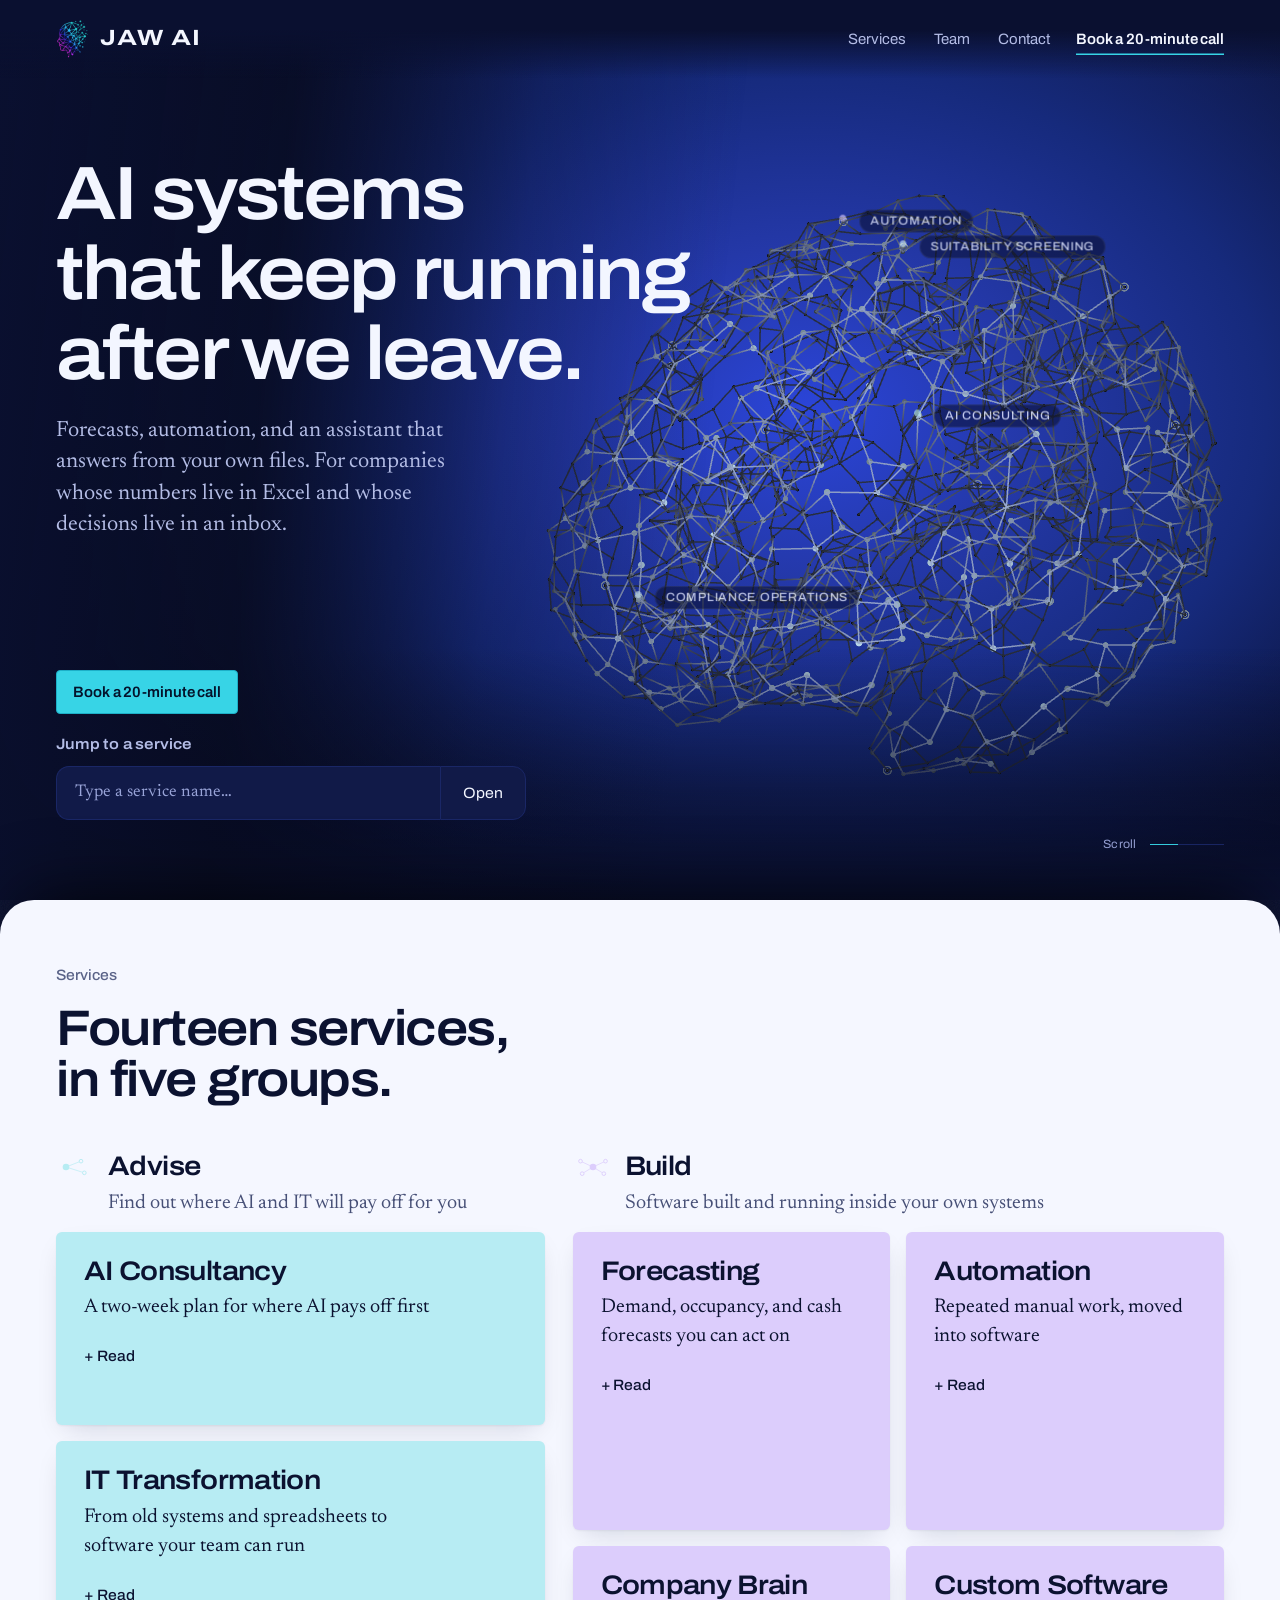
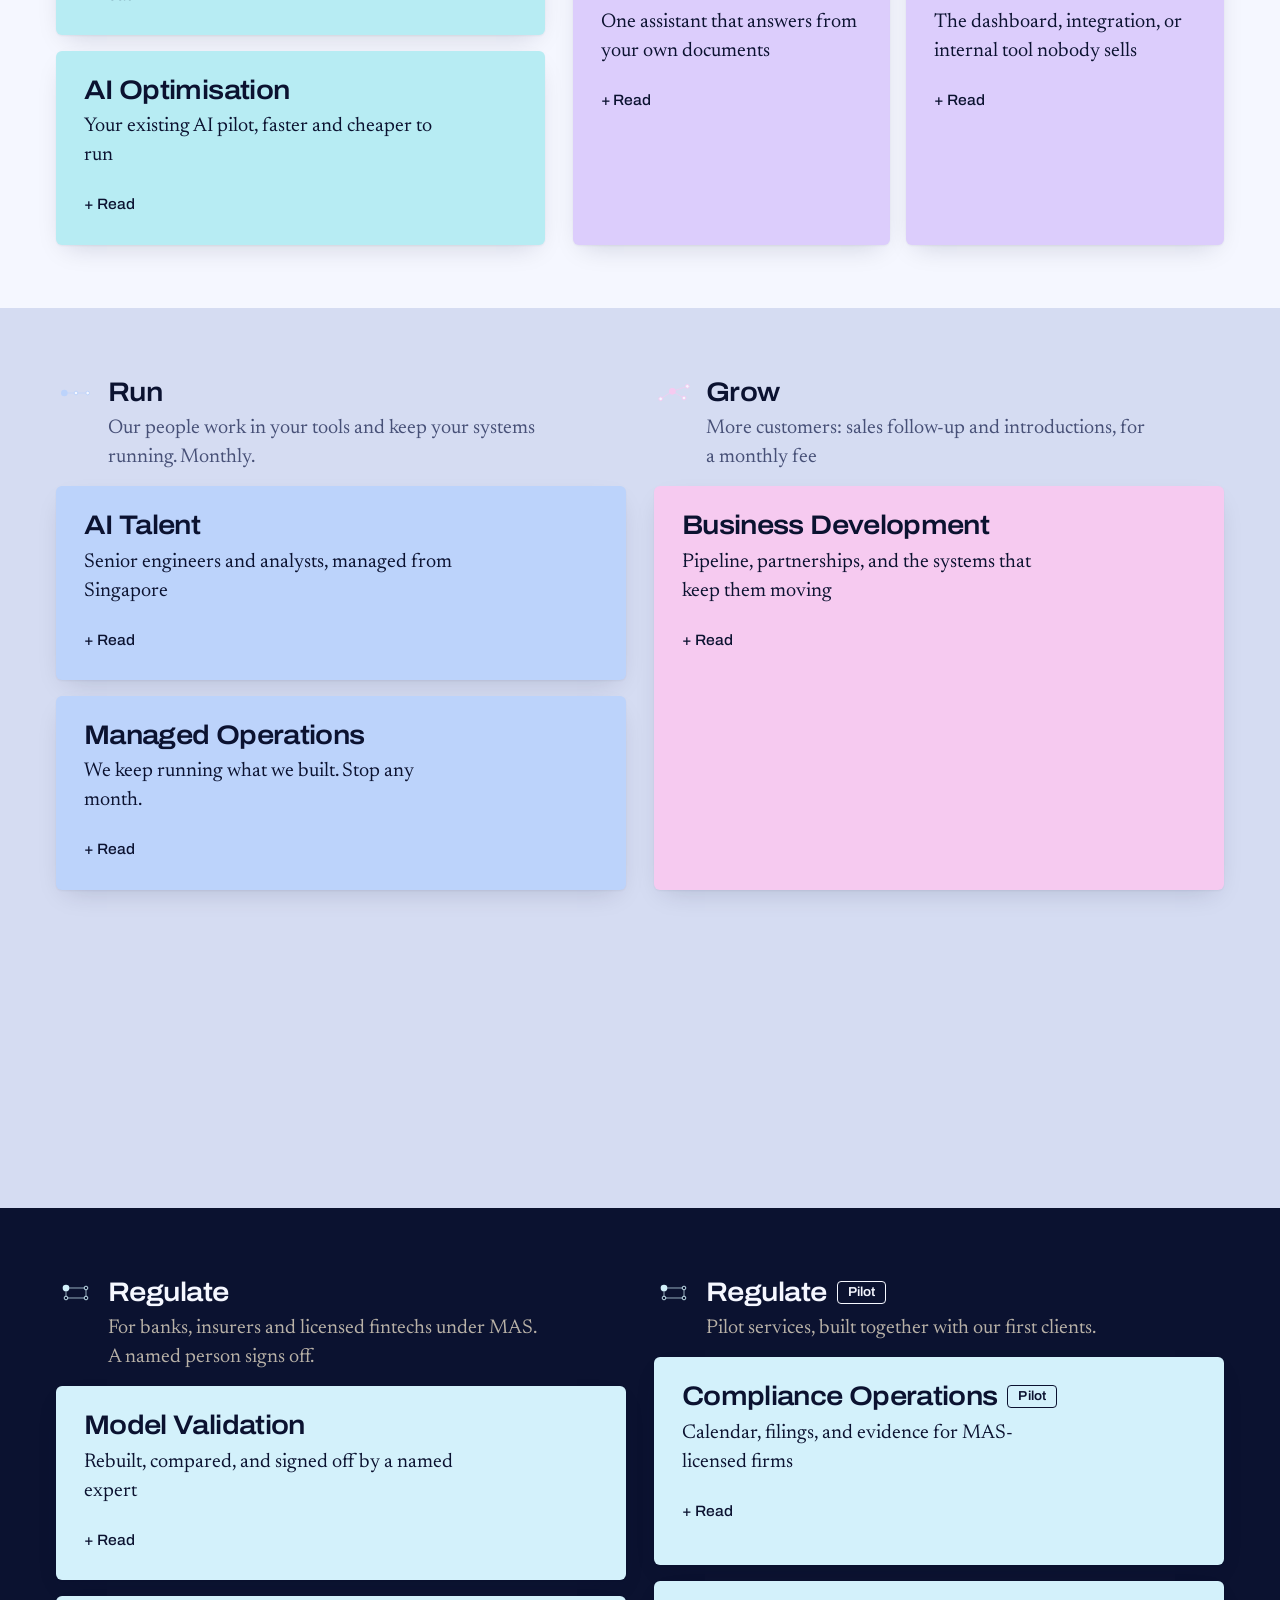
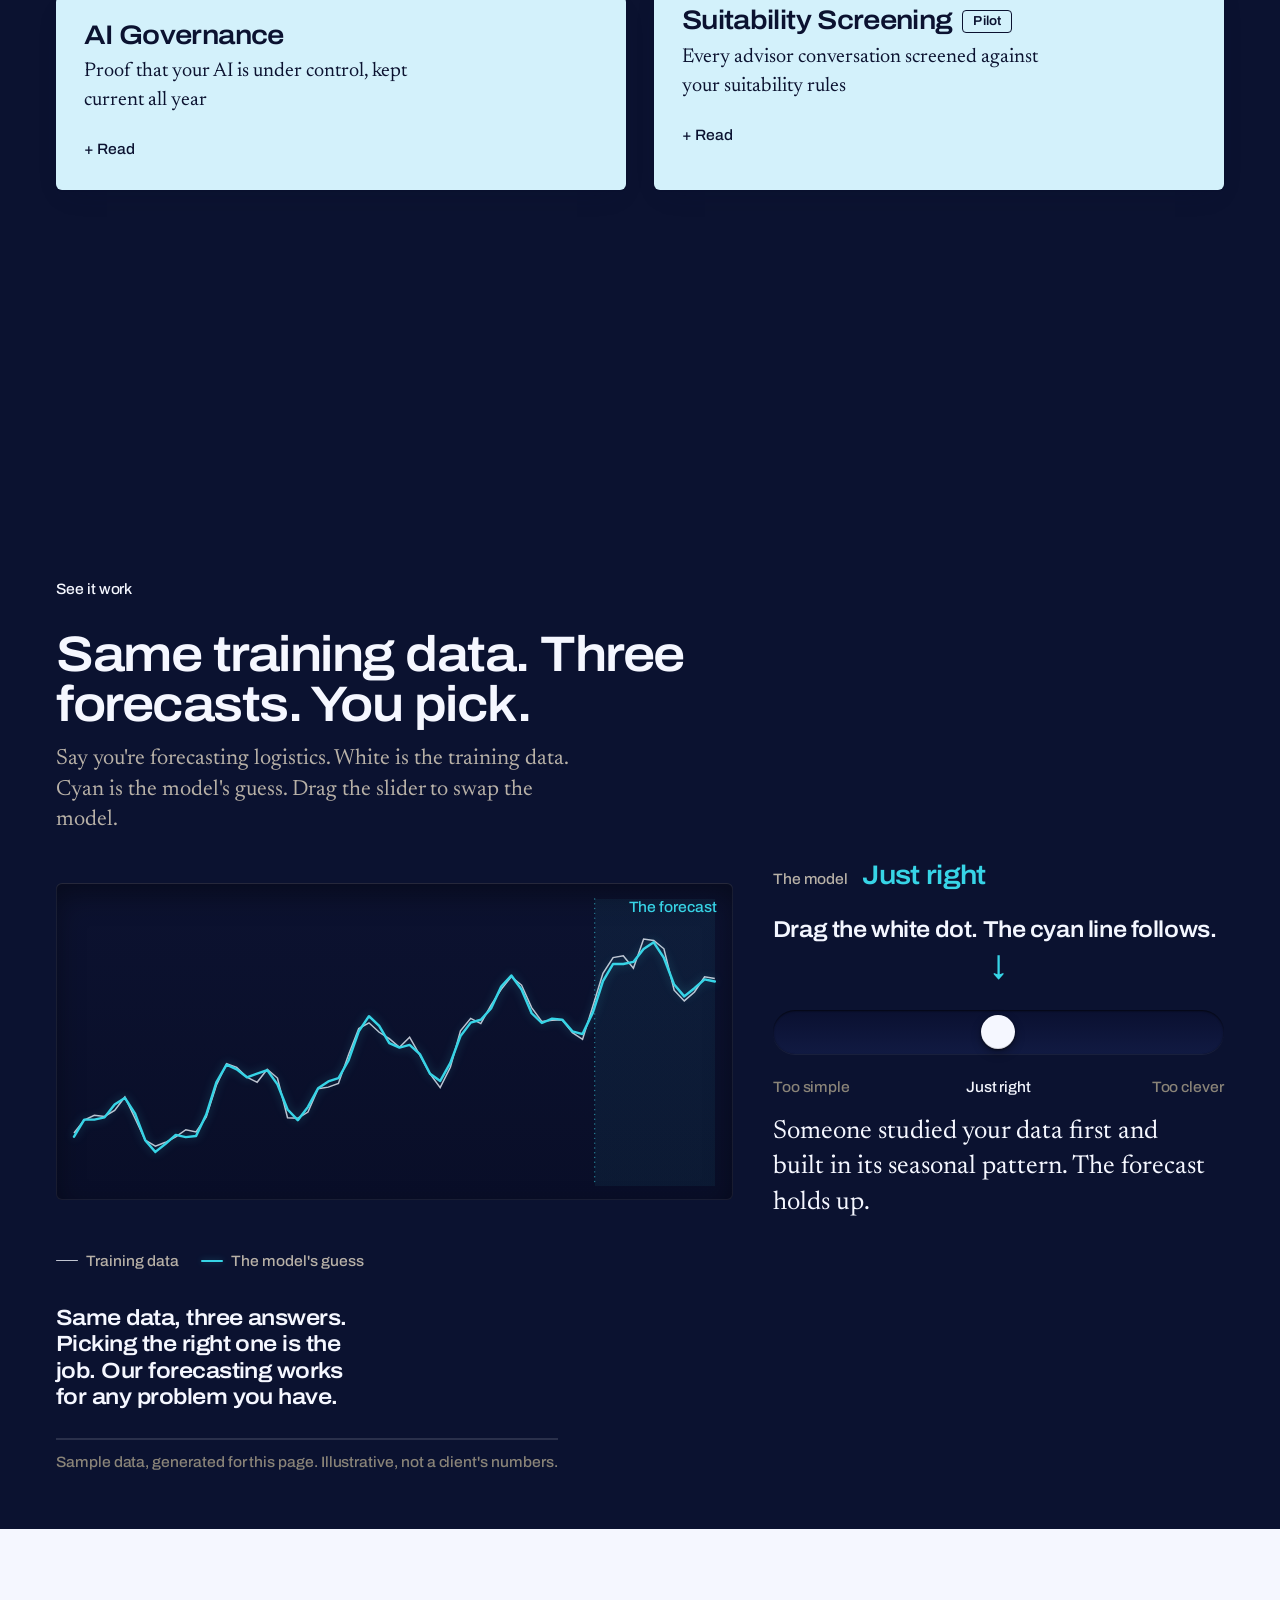
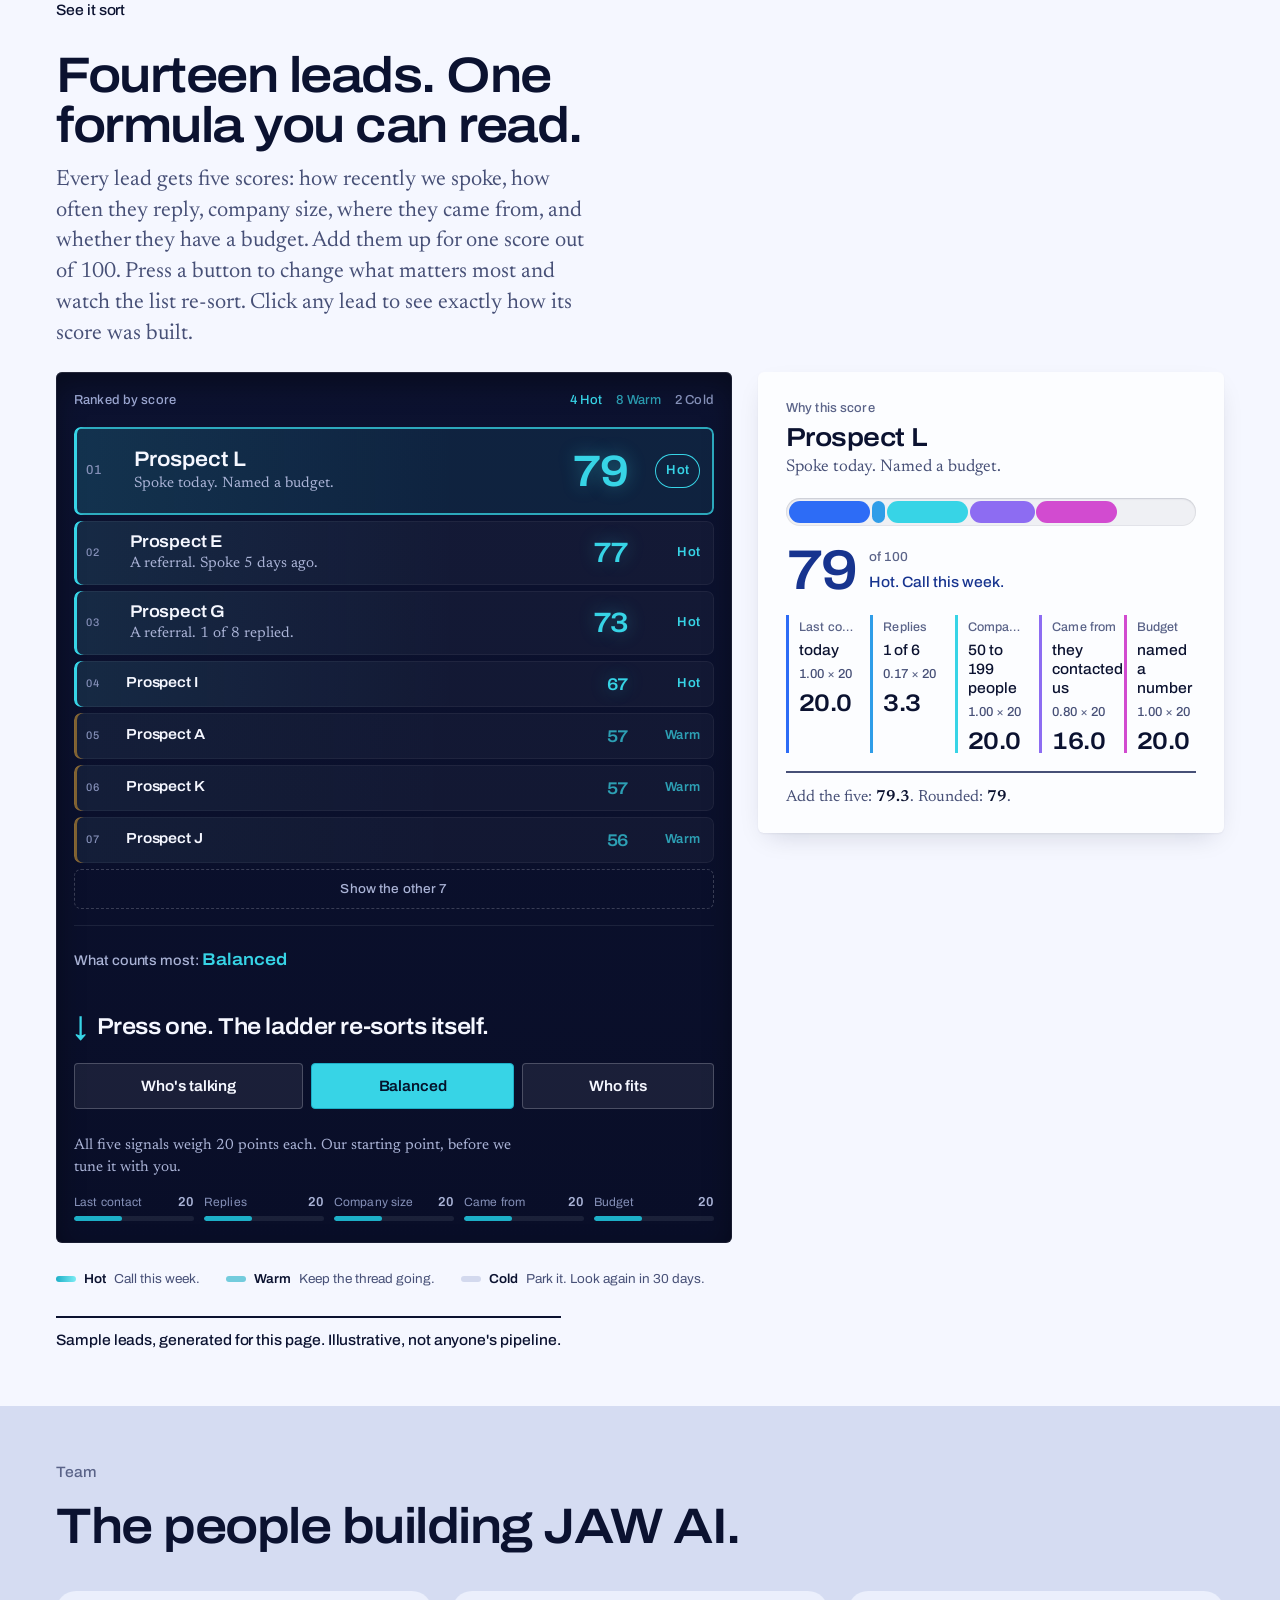
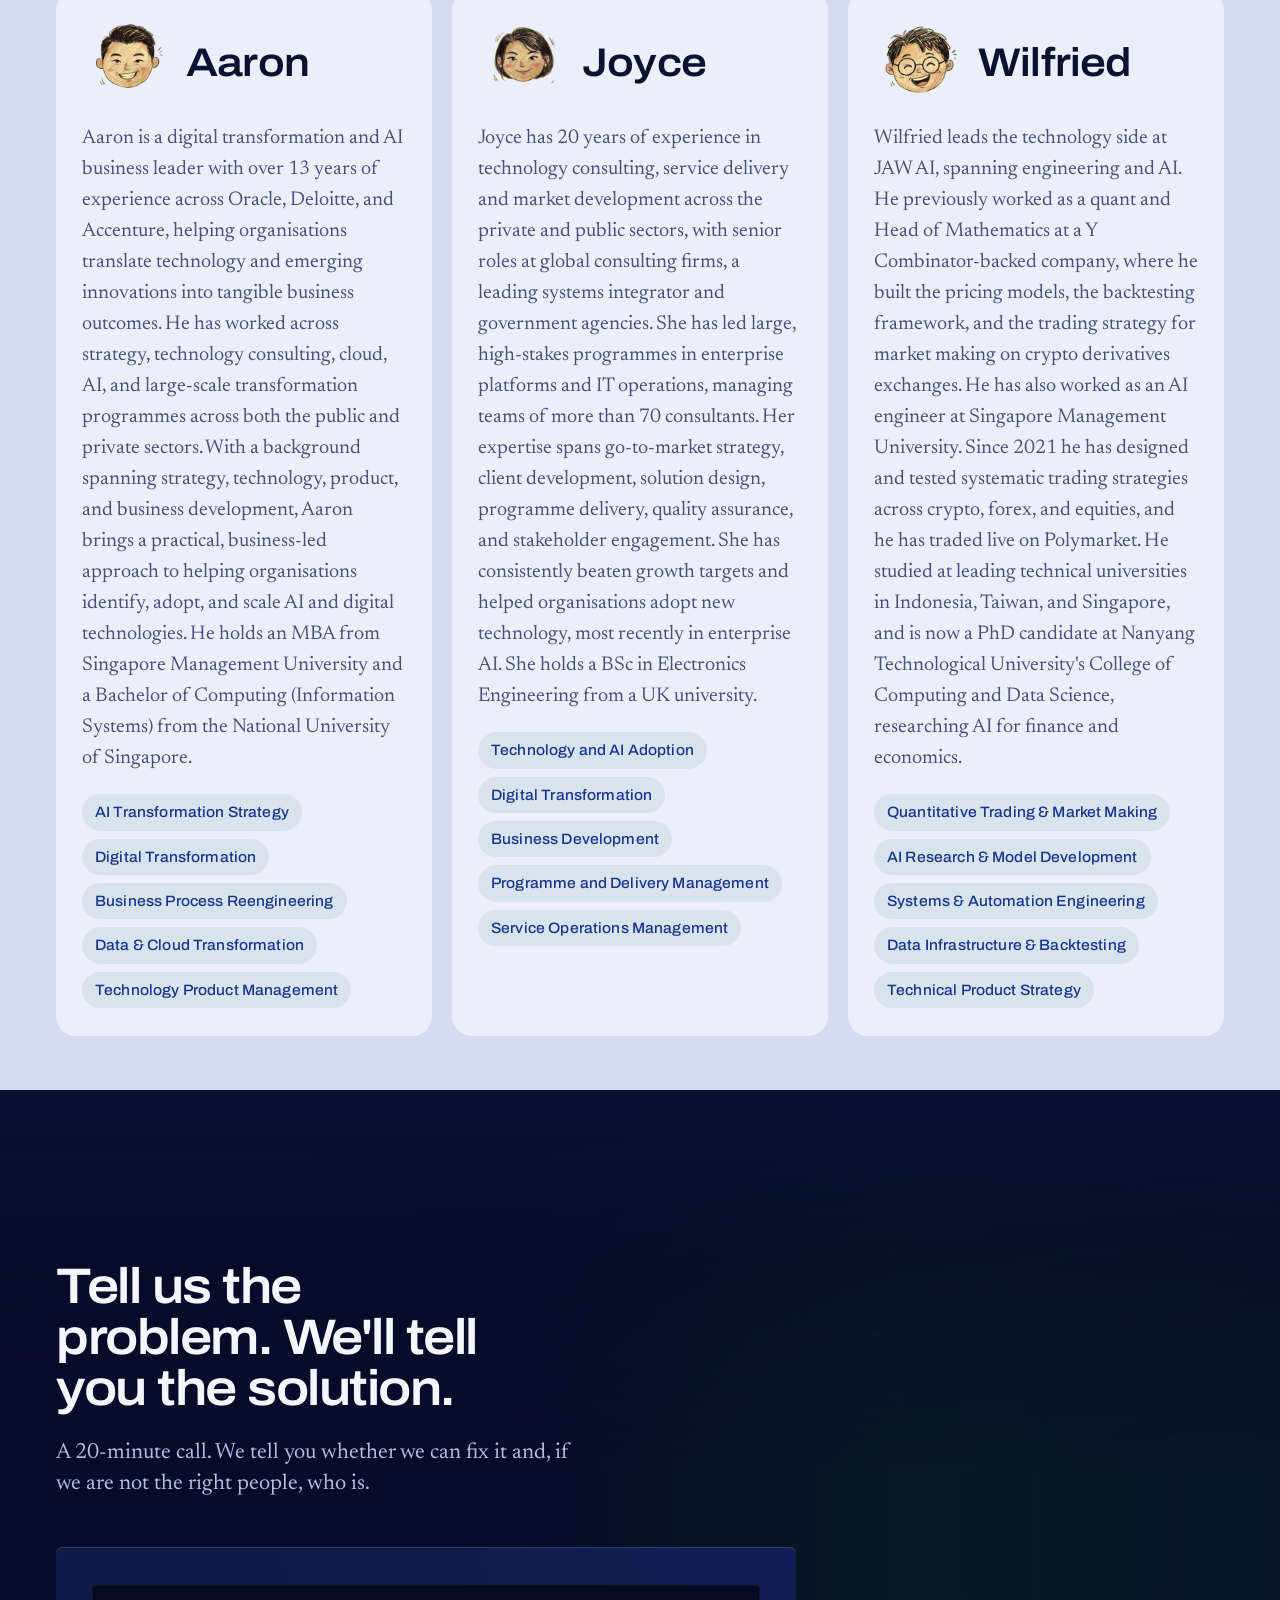
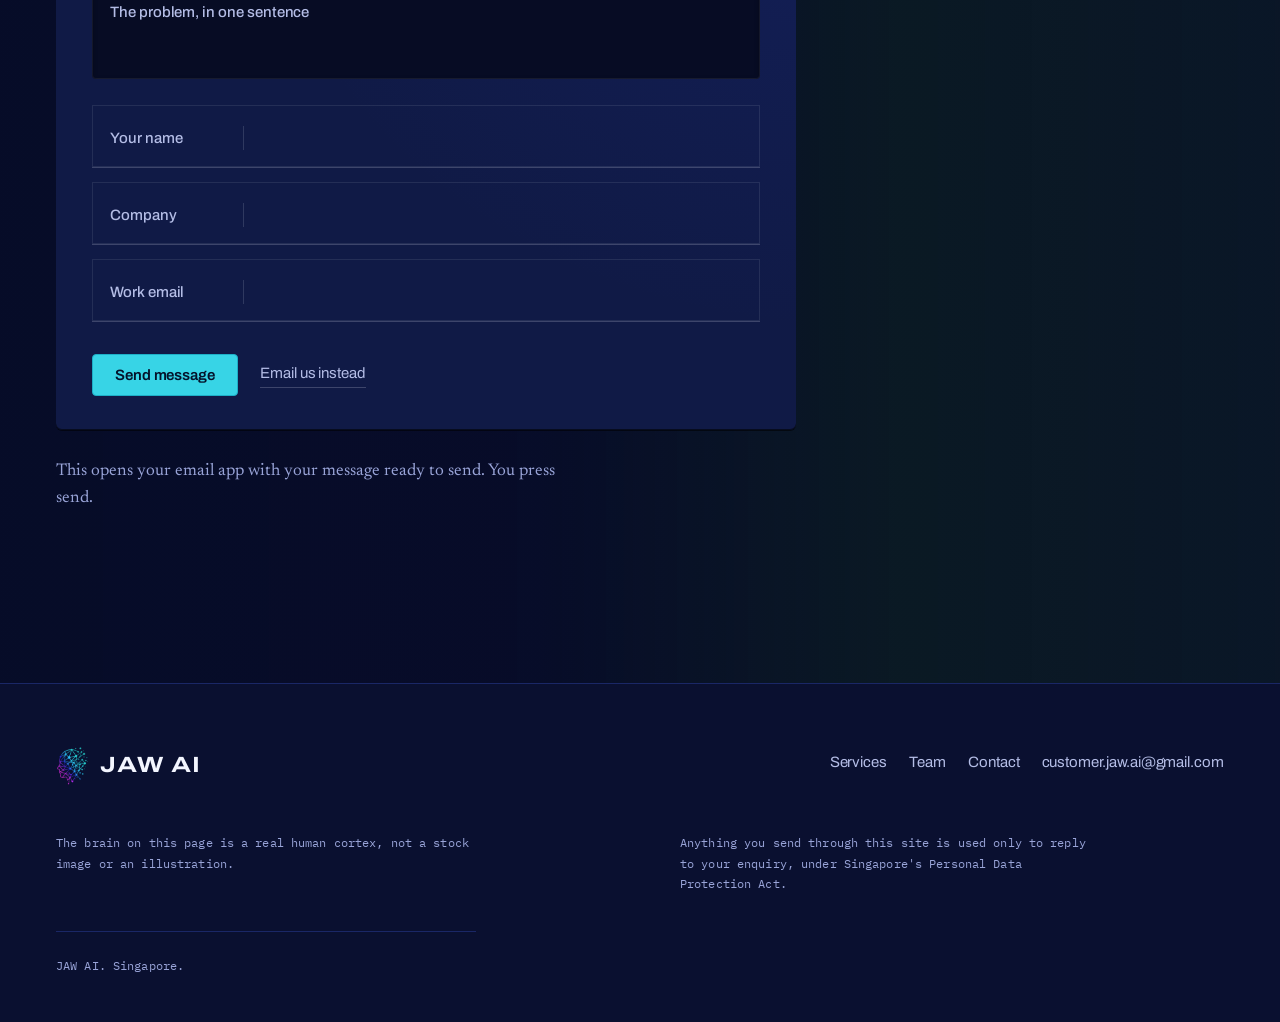
<file: index.html>
<!doctype html>
<html lang="en-SG">
<head>
<meta charset="utf-8">
<meta name="viewport" content="width=device-width, initial-scale=1, viewport-fit=cover">
<title>JAW AI. AI systems that keep running after we leave.</title>
<meta name="description" content="JAW AI builds forecasting, automation, and internal assistants for companies that run on spreadsheets and email. We build it, and it keeps running after we leave.">
<meta name="theme-color" content="#0a1030">
<meta property="og:title" content="JAW AI. AI systems that keep running after we leave.">
<meta property="og:description" content="JAW AI builds forecasting, automation, and internal assistants for companies that run on spreadsheets and email. We build it, and it keeps running after we leave.">
<meta property="og:type" content="website">
<meta property="og:url" content="https://jaw-ai.com/">
<meta property="og:image" content="https://jaw-ai.com/og.png">
<meta property="og:image:width" content="1200">
<meta property="og:image:height" content="630">
<meta name="twitter:card" content="summary_large_image">
<link rel="canonical" href="https://jaw-ai.com/">
<script type="application/ld+json">{"@context":"https://schema.org","@type":"Organization","name":"JAW AI","url":"https://jaw-ai.com/","logo":"https://jaw-ai.com/assets/jaw-mark.png","description":"JAW AI builds forecasting, automation, and internal assistants for companies that run on spreadsheets and email. We build it, and it keeps running after we leave.","email":"customer.jaw.ai@gmail.com","areaServed":{"@type":"Country","name":"Singapore"}}</script>
<link rel="icon" href="./favicon.png" type="image/png">
<link rel="apple-touch-icon" href="./apple-touch-icon.png">
<link rel="preconnect" href="https://fonts.googleapis.com">
<link rel="preconnect" href="https://fonts.gstatic.com" crossorigin>
<link rel="stylesheet" href="https://fonts.googleapis.com/css2?family=Archivo:wdth,wght@62..125,400..700&family=Newsreader:opsz,wght@6..72,400..600&family=IBM+Plex+Mono:wght@400;500&display=swap" media="print" onload="this.media='all'">
<noscript><link rel="stylesheet" href="https://fonts.googleapis.com/css2?family=Archivo:wdth,wght@62..125,400..700&family=Newsreader:opsz,wght@6..72,400..600&family=IBM+Plex+Mono:wght@400;500&display=swap"></noscript>
<style>/* JAW AI. The contract is DESIGN_JAW.md; every value here traces to a line in it.
   Two grounds: a deep-navy chamber for the object, cool paper for the document. One hue, the
   specimen key (the cyan of the JAW mark), at two values. Re-themed 2026-10-21 from the new logo:
   blue, cyan, violet and magenta on navy. Token names kept (jade, butter) so the gates still read them;
   the values are the logo's. A literal colour used in a component instead of a token is a bug. */

:root {
  /* --- CORE. Three values carry the whole system, the way Dropbox's Blue, Coconut and
     Graphite do: one warm off-white to read on, one warm near-black, and the specimen's room. */
  --coconut: #f5f7ff;
  --graphite: #0b1230;
  --key: #37d4e6;            /* the specimen key: the cyan of the mark. The brain draws with it */
  --key-ink: #04132b;
  /* the amber is a lit object, not a fill: a control painted with it is graded from this pair.
     Both stops are measured against --key-ink in qa/jaw/contrast_check.mjs. */
  --key-lit: #7cecf4;
  --key-deep: #1dafc7;

  /* the receipt's five segments: five values of the one hue, deep to paper value, in signal
     order. Shapes on a card, keyed to five printed numbers, not five accents. Three of the five
     are existing tokens; the two intermediates are the only new literals. */
  --key-step-1: #2d6cf6;
  --key-step-2: #2f9de8;
  --key-step-3: var(--key);
  --key-step-4: #8d6cf2;
  --key-step-5: #d24bd0;

  /* --- GROUNDS. Every ground on the page is the paper, the ink, the room, or the specimen;
     nothing is imported (DESIGN_TASTE_2026-09-08.md). Sky and lilac were deleted 2026-09-08
     as hues that belonged to nobody, and with them a `#ff6a4d` typed straight into .g-coral:
     a literal the contrast gate reads :root and therefore never measured. Measured on the way
     out, the jade accent on that coral was 3.00:1, under AA. */
  --butter: #c4f1f6;         /* (name kept) the specimen at paper value: icy cyan */

  /* --- THE FIVE GROUP GROUNDS, rebuilt 2026-10-02 with the numbers, not by eye.
     What was wrong: five unrelated hues (166, 191, 47, 10, 255 degrees) at lightnesses from
     L* 33.7 to 87.4. With no lightness system the ink rule needed a per-card exception, and the
     exception landed on the wrong card: Regulate ran bone type on lilac at 1.57:1, against AA's
     4.5. Nobody catches that reading code, and the contrast gate could not see it because both
     tables were hex literals in .ts files rather than tokens here.
     The system: two hue families only, the room and the specimen, alternating so no two
     neighbours share a hue, and ALL FIVE inside one lightness band (L* 86.2 to 92.3, six points
     wide). One band means ONE ink rule covers every card, so no exception exists to misapply.
     Measured: graphite is 12.60:1 at worst, the jade accent 5.71:1 at worst. The binding
     constraint is the jade accent, which needs L* >= 78, not the ink. */
  --g-advise: #b7ecf3;       /* room    L* 90.1  ink 14.26:1  jade 8.47:1 */
  --g-build: #dccdfc;        /* keys    L* 84.9  ink 12.40:1  jade 7.37:1 */
  --g-run: #bcd3fb;          /* room    L* 84.1  ink 12.11:1  jade 7.20:1 */
  --g-grow: #f6caf0;         /* keys    L* 86.1  ink 12.79:1  jade 7.60:1 */
  --g-regulate: #d3f1fb;     /* room    L* 93.3  ink 15.52:1  jade 9.22:1 */
  --mist: #d5dcf2;           /* the room at paper value */
  --jade: #17348f;

  /* --- the chamber: deep jade, not black. The specimen is warm bone against it. */
  --chamber: #0a1030;          /* the edge of the room, and the token the contrast gate reads */
  --chamber-bright: #2b45d9;   /* the lamp behind the specimen: the mark's blue */
  --chamber-2: #111a48;
  --chamber-3: #1a2766;
  --on-chamber: #f3f6ff;
  --on-chamber-2: #b4bde6;
  --on-chamber-3: #99a4d8;
  --scrim: rgba(10, 16, 48, 0.74);
  /* the brief plate: ONE flat surface inside the room, raised by a rim light rather than by a
     drop shadow, because a black shadow on a near-black ground is invisible and only makes mud
     at the edge. The 206deg three-stop ramp it used to carry spanned twelve points of L* at 52%
     saturation, which at panel scale reads as plastic, not as light. */
  --plate-face: #101a46;                     /* the surface; 12.5:1 under --on-chamber */
  --plate-rim: rgba(243, 246, 255, 0.16);    /* the edge the lamp is on */
  --plate-seam: rgba(0, 0, 0, 0.55);         /* the edge it is not */
  --brief-rule: rgba(243, 246, 255, 0.20);
  --brief-well: #070c24;

  /* --- the reading ground and its ink */
  --paper: var(--coconut);
  --paper-2: #ebeffc;
  --card: #fcfdff;
  --ink: var(--graphite);
  --ink-2: #475077;
  --ink-3: #5a6388;
  --rule: #d3d9ee;
  --rule-soft: #e3e7f5;
  --wash: rgba(11, 18, 48, 0.05);
  --key-paper: var(--jade);  /* 7.37:1 on coconut, 5.90 on butter, 5.12 on sky, 4.70 on lilac */

  /* the brain reads these three; they are chamber values because it only ever draws on chamber */
  --ground: var(--chamber);
  --tissue-node: #e6f6ff;
  --tissue-line: #bcd0ff;

  /* --- type. Archivo carries a width axis: display is set expanded, at 112. */
  --display: "Archivo", "Helvetica Neue", Arial, sans-serif;
  --text: "Newsreader", Georgia, "Times New Roman", serif;
  --sans: "Archivo", "Helvetica Neue", Arial, sans-serif;
  --mono: "IBM Plex Mono", ui-monospace, "SF Mono", Menlo, monospace;

  --r-xs: 7px;
  --r-sm: 13px;
  --r-md: 20px;
  --r-lg: 34px;
  --r-pill: 999px;

  --lift-1: 0 1px 2px rgba(11, 18, 48, 0.05), 0 10px 26px -10px rgba(11, 18, 48, 0.18);
  --lift-2: 0 2px 6px rgba(11, 18, 48, 0.06), 0 26px 54px -20px rgba(11, 18, 48, 0.34);
  --lift-chamber: 0 -26px 70px -26px rgba(0, 0, 0, 0.78);
  --lift-card: 0 30px 70px -30px rgba(0, 0, 0, 0.92);

  --ease: cubic-bezier(0.16, 1, 0.3, 1);
  --ease-quart: cubic-bezier(0.25, 1, 0.5, 1);
  --micro: 170ms;
  --reveal: 780ms;

  --margin: 22px;
  --bar: 60px;
  --act-y: 84px;
  --gutter: 40px;

  --fs-h1: clamp(40px, 11.2vw, 58px);
  --fs-h2: clamp(30px, 8vw, 40px);        /* was 29..38: one section-head size, .cut__h and .h2 both read it */
  --fs-h3: 22px;                           /* was 21: block names, card name, team names, the toys' readouts */
  --fs-lede: clamp(20px, 5.2vw, 23px);
  --fs-text: 18px;
  --fs-small: 16px;
  --fs-sub: 21px;                          /* the step between the lede and the body: the toys' notes */
  --fs-name: 15px;
  --fs-label: 12px;                        /* was 11: the pilot tag and .num; 11px was the one size under the HUD */

  /* the muted inks on graphite. .act-graphite already redefines --ink-2/--ink-3 to these exact
     values (page.css 798..808) but the cuts use .g-graphite, which never did, so the demo block
     typed #b8b1a7 and #8a8478 as literals eleven times. Named once, measured once. */
  --on-graphite-2: #b8b1a7;   /* 8.5:1 on graphite */
  --on-graphite-3: #8a8478;   /* 4.9:1 on graphite */
}

@media (min-width: 1000px) {
  :root {
    --margin: 56px;
    --bar: 78px;
    --act-y: 152px;
    --gutter: 80px;
    --fs-h1: clamp(58px, 5.9vw, 92px);
    --fs-h2: clamp(36px, 3.9vw, 58px);      /* was 34..54: the ceiling is .cut__h's old 58, so the demo does not shrink */
    --fs-h3: clamp(24px, 2.1vw, 30px);      /* was 23: .offer-block__name's old clamp, now the one h3 */
    --fs-lede: clamp(22px, 1.7vw, 31px);
    --fs-text: 20px;                         /* was 19: every explanatory line joins this */
    --fs-small: 17px;
    --fs-sub: 26px;
    --fs-name: 15px;
    --fs-label: 12px;
  }
}

*, *::before, *::after { box-sizing: border-box; }
html { -webkit-text-size-adjust: 100%; scroll-behavior: smooth; }
/* momentum scrolling. The references both run it, and it is most of the difference between a
   page that reads as a document and one that reads as a product. Lenis drives the real scroll
   position, so the fixed chamber and the scroll-driven timelines keep working. */
html.lenis, html.lenis body { height: auto; }
.lenis.lenis-smooth { scroll-behavior: auto !important; }
.lenis.lenis-smooth [data-lenis-prevent] { overscroll-behavior: contain; }
.lenis.lenis-stopped { overflow: clip; }
body {
  margin: 0; background: var(--chamber); color: var(--on-chamber);
  font: 400 var(--fs-text)/1.62 var(--text);
  font-optical-sizing: auto; text-rendering: optimizeLegibility;
  -webkit-font-smoothing: antialiased; overflow-x: hidden;
}
img { max-width: 100%; display: block; }
a { color: inherit; }
:focus-visible { outline: 2px solid var(--key); outline-offset: 3px; border-radius: 1px; }
::selection { background: var(--key); color: var(--key-ink); }

/* one display setting, used everywhere the display face appears */
.h1, .h2, .h3, .band-name, .plate-name, .row-name, .keep-name, .stop-name, .wordmark, .card-name {
  font-family: var(--display);
  font-variation-settings: "wdth" 112;
  font-weight: 600;
  letter-spacing: -0.024em;
}
.label {
  font-family: var(--sans); font-variation-settings: "wdth" 104; font-weight: 500;
  font-size: var(--fs-name); letter-spacing: -0.004em;
}
.num { font-family: var(--sans); font-variation-settings: "wdth" 104; font-weight: 500; font-size: var(--fs-label); letter-spacing: 0.08em; font-variant-numeric: tabular-nums; }
.mono { font-family: var(--mono); font-size: 12px; letter-spacing: 0.01em; }

.skip { position: absolute; left: -9999px; top: 8px; z-index: 60; background: var(--key); color: var(--key-ink); padding: 10px 14px; font-family: var(--sans); }
.skip:focus { left: 8px; }
.sr-only { position: absolute; width: 1px; height: 1px; padding: 0; margin: -1px; overflow: hidden; clip: rect(0 0 0 0); white-space: nowrap; border: 0; }

/* ---------------------------------------------------------------- the chamber */
.brain-layer {
  position: absolute; inset: 0 0 auto; height: 54svh; z-index: 0; overflow: hidden;
  /* graded, not flat: bright jade where the lamp falls on the specimen, deep jade at the edges.
     The canvas clears to transparent, so this is the ground the tissue is lit against. */
  background:
    radial-gradient(ellipse 58% 62% at 63% 46%, var(--chamber-bright) 0%, #2438a8 30%, #162a7c 62%, transparent 100%),
    linear-gradient(160deg, #121f5c 0%, var(--chamber) 55%, #070c2a 100%);
}
.brain-layer canvas, .brain-layer .poster { position: absolute; inset: 0; width: 100%; height: 100%; display: block; }
.brain-layer canvas { cursor: grab; touch-action: pan-y; }
.brain-layer canvas:active { cursor: grabbing; }
.poster { object-fit: cover; opacity: 1; transition: opacity 900ms var(--ease);
  /* the still carries its own ground; the feather lets that ground dissolve into the hero lamp instead of ending in an edge */
  -webkit-mask-image: radial-gradient(ellipse 50% 50% at 50% 50%, #000 74%, transparent 100%); mask-image: radial-gradient(ellipse 50% 50% at 50% 50%, #000 74%, transparent 100%); }
.brain-layer[data-rung="full"] .poster, .brain-layer[data-rung="reduced"] .poster { opacity: 0; }
.brain-layer[data-rung="probing"] canvas { visibility: hidden; }
.brain-layer[data-rung="poster"] canvas, .brain-layer[data-rung="poster"] .labels { display: none; }
@media (min-width: 1000px) {
  .brain-layer { position: fixed; inset: 0; height: 100svh; }
  /* the object sits in the right-hand 58%: the headline is never read through it. Was 22%/78%, which
     put the brain's left edge under the last word of the headline (CSF, 2026-10-02: "otaknya kanan"). */
  .brain-layer canvas, .brain-layer .poster, .brain-layer .labels { left: 42%; width: 58%; }
}

.labels { position: absolute; inset: 0; pointer-events: none; }
.hub {
  position: absolute; left: 0; top: 0; display: flex; align-items: flex-start; gap: 9px;
  pointer-events: auto; will-change: transform; font-family: var(--sans);
  font-variation-settings: "wdth" 104; font-weight: 500; font-size: 12px; letter-spacing: 0.06em;
  text-transform: uppercase; color: var(--on-chamber); text-decoration: none; background: none;
  border: 0; padding: 3px 8px 3px 0; margin-top: -15px; white-space: nowrap; cursor: pointer;
  opacity: calc(0.66 + 0.34 * var(--lit, 0)); transition: opacity var(--micro) var(--ease);
}
.hub .name { background: var(--scrim); padding: 4px 11px 3px; border-radius: var(--r-pill); line-height: 1.3; box-shadow: inset 0 0 0 1px rgba(243, 238, 227, 0.09); backdrop-filter: blur(3px); }
.hub:hover .name, .hub:focus-visible .name { box-shadow: inset 0 0 0 1px rgba(243, 238, 227, 0.28); }
.hub[data-active="1"] .name { background: var(--key); color: var(--key-ink); box-shadow: none; }
.hub[data-side="l"] { flex-direction: row-reverse; padding: 3px 0 3px 8px; }
.hub[data-side="l"] .dot { transform: translateX(4px); }
.hub[data-facing="0"] { opacity: 0; pointer-events: none; }
body[data-act="contact"] .hub:not([data-active="1"]) { opacity: 0; pointer-events: none; }
/* --acc is set inline per hub button in main.ts, one colour per group: the dot carries the
   "warna warni" CSF asked for onto the specimen itself, not just onto the paper below. */
.dot { width: 7px; height: 7px; margin-top: 5px; border-radius: 50%; border: 1px solid var(--acc, var(--on-chamber)); background: var(--acc, transparent); opacity: 0.85; transform: translateX(-4px); flex: none; }
.hub[data-active="1"] .dot { border-color: var(--key); background: var(--key); opacity: 1; }

@media (max-width: 999px) {
  .hub { opacity: 0; pointer-events: none; }
  .hub[data-active="1"] { opacity: 1; pointer-events: auto; }
}

/* the specimen card: the one element on the page with a shadow, because it floats over glass.
   2026-09-28: it sits on the specimen's centre line, not the bottom of the screen. aimAt() turns
   the clicked hub to face the camera, so the hub lands at the canvas centre; the card sits beside
   it on the same line. `translate` is used for the centring so `transform` stays free for the
   arrival keyframe. */
.card {
  position: absolute; right: var(--margin); top: 50%; bottom: auto; translate: 0 -50%;
  width: min(400px, calc(100% - 2 * var(--margin)));
  max-height: calc(100svh - 2 * (var(--bar) + 24px)); overflow: auto;
  background: var(--chamber-2); padding: 26px 28px 24px; z-index: 3; border-radius: 6px;
  box-shadow: inset 0 1px 0 var(--plate-rim), inset 0 0 0 1px var(--chamber-3), 0 1px 0 var(--plate-seam);
  animation: card-in 240ms var(--ease) both;
}
@keyframes card-in { from { opacity: 0; transform: translateY(10px); } to { opacity: 1; transform: none; } }
.card[hidden] { display: none; }
.card-group { margin: 0 0 12px; color: var(--key); display: flex; align-items: center; gap: 9px; }
/* the same disc the hub carries on the specimen, so the card is visibly the hub's */
.card-dot { width: 9px; height: 9px; border-radius: 50%; background: var(--acc, var(--key)); flex: none; }
.card-name { margin: 0; font-size: var(--fs-h3); line-height: 1.04; }
.card-blurb { margin: 10px 0 0; font-size: var(--fs-text); line-height: 1.5; color: var(--on-chamber-2); max-width: 30ch; }
.card-foot { margin: 20px 0 0; display: flex; justify-content: space-between; align-items: center; font-family: var(--sans); font-variation-settings: "wdth" 104; font-size: var(--fs-name); letter-spacing: -0.004em; }
.card-foot a { color: var(--key); text-decoration: none; border-bottom: 1px solid var(--key); padding-bottom: 3px; }
.card-close { font: inherit; letter-spacing: inherit; text-transform: inherit; color: var(--on-chamber-3); background: none; border: 0; padding: 0; cursor: pointer; }
@media (max-width: 999px) { .card { left: var(--margin); right: var(--margin); width: auto; top: auto; bottom: 14px; translate: none; } }

/* ---------------------------------------------------------------- the bar */
.topbar {
  position: fixed; top: 0; left: 0; right: 0; height: var(--bar); z-index: 40;
  display: flex; align-items: center; gap: 26px; padding: 0 var(--margin);
  color: var(--on-chamber);
  background: linear-gradient(var(--chamber) 38%, rgba(21, 18, 14, 0));
  transition: background var(--micro) linear, color var(--micro) linear, box-shadow var(--micro) linear;
}
body:not([data-act="hero"]) .topbar {
  background: rgba(10, 16, 48, 0.82);
  backdrop-filter: blur(18px) saturate(1.4); -webkit-backdrop-filter: blur(18px) saturate(1.4);
  box-shadow: 0 1px 0 rgba(243, 246, 255, 0.1);
}
body[data-ground="paper"] .topbar {
  color: var(--graphite); background: transparent;
  backdrop-filter: blur(20px) saturate(1.5); -webkit-backdrop-filter: blur(20px) saturate(1.5);
  box-shadow: 0 1px 0 rgba(11, 18, 48, 0.09);
}
body[data-ground="dark"] .topbar {
  color: var(--coconut); background: transparent;
  backdrop-filter: blur(20px) saturate(1.5); -webkit-backdrop-filter: blur(20px) saturate(1.5);
  box-shadow: 0 1px 0 rgba(243, 246, 255, 0.12);
}
body[data-ground="paper"] .topnav a { color: var(--ink-2); }
body[data-ground="dark"] .topnav a { color: var(--on-chamber-2); }
/* the mark: CSF's own file (2026-09-28), replacing the amber-dot-plus-text placeholder. A real
   logo doesn't recolour per ground the way the dot did; it's the same blue gradient on chamber
   and on paper, which is the point of a mark rather than a token-painted glyph. */
.wordmark { display: inline-flex; align-items: center; gap: 10px; text-decoration: none; }
.wordmark-mark { display: block; height: 34px; width: auto; }
@media (min-width: 1000px) { .wordmark-mark { height: 40px; } }
/* two values of the same mark: the paper one is native on light, the lifted one glows on the chamber.
   The footer and the default topbar sit on the chamber, so dark is the default and paper opts out. */
.wm-light { display: none; }
body[data-ground="paper"] .topbar .wm-light { display: block; }
body[data-ground="paper"] .topbar .wm-dark { display: none; }
.wordmark-text { font-family: var(--display); font-weight: 700; font-variation-settings: "wdth" 125; font-size: 19px; letter-spacing: 0.04em; color: var(--on-chamber); }
@media (min-width: 1000px) { .wordmark-text { font-size: 22px; } }
body[data-ground="paper"] .topbar .wordmark-text { color: var(--ink); }
.topnav { margin-left: auto; }
.topnav ul { display: flex; gap: 28px; list-style: none; margin: 0; padding: 0; }
.topnav a { font-family: var(--sans); font-variation-settings: "wdth" 100; font-size: var(--fs-name); letter-spacing: -0.004em; color: var(--on-chamber-2); text-decoration: none; transition: color var(--micro) var(--ease); }
body[data-ground="paper"] .topnav a { color: var(--ink-2); }
.topnav a:hover { color: var(--key); }
@media (max-width: 999px) { .topnav { display: none; } .btn-top { margin-left: auto; } }

.btn {
  display: inline-flex; align-items: center; justify-content: center; border-radius: var(--r-pill);
  font-family: var(--sans); font-variation-settings: "wdth" 100; font-weight: 600;
  font-size: var(--fs-name); letter-spacing: -0.006em; text-decoration: none;
  padding: 12px 22px; border: 1px solid transparent; cursor: pointer; border-radius: 4px;
  transition: background var(--micro) var(--ease), color var(--micro) var(--ease),
              border-color var(--micro) var(--ease), box-shadow var(--micro) var(--ease);
}
.btn-primary { background: var(--key); color: var(--key-ink); border-color: var(--key-deep); }
.btn-primary:hover { background: var(--key-lit); border-color: var(--key); }
body[data-ground="paper"] .btn-primary { background: var(--ink); color: var(--paper); border-color: transparent; }
body[data-ground="paper"] .btn-primary:hover { background: var(--key-paper); color: #fff; }

/* The bar asks in words, not in amber. One filled amber object exists on this page and it is
   the one that sends the brief: asking twice, once before the argument has been made, costs
   more than it earns on a considered purchase (DESIGN_TASTE_2026-09-08.md, section 6). */
/* The hero's ask is the loudest amber on the page, and the furniture pass set a measured ceiling:
   no amber control may paint more than 0.80% of the viewport, because the pill CSF rejected in
   September measured 0.90% and was "the loudest object" in both of his screenshots. At 237x50 this
   was 0.92%, past the very thing it was written against. Trimmed, keeping a 44px tap target. */
.hero-cta { padding: 9px 16px; min-height: 44px; }

.btn-top {
  padding: 4px 0 3px; border: 0; border-radius: 0; background: none; font-size: var(--fs-name);
  color: inherit; box-shadow: inset 0 -1.5px 0 0 var(--key);
}
.btn-top:hover { background: none; color: var(--key); }
body[data-ground="paper"] .btn-top { background: none; color: inherit; box-shadow: inset 0 -1.5px 0 0 var(--key-paper); }
body[data-ground="paper"] .btn-top:hover { background: none; color: var(--key-paper); }
@media (max-width: 560px) { .btn-top { font-size: 14px; } }

/* ---------------------------------------------------------------- act I, the hero */
.hero {
  position: relative; z-index: 1; min-height: 100svh;
  padding: calc(54svh + 30px) var(--margin) 40px;
  display: grid; grid-template-rows: auto 1fr auto; gap: 28px;
}
.hero-head { max-width: 100%; }
.h1 { margin: 0; font-size: var(--fs-h1); line-height: 0.94; letter-spacing: -0.038em; text-wrap: balance; }
.h1-line { display: block; overflow: hidden; padding-block: 0.12em; margin-block: -0.12em; }
.h1-inner { display: block; transform: translateY(106%); animation: rise 1000ms var(--ease) forwards; animation-delay: calc(var(--i) * 105ms + 200ms); }
@keyframes rise { to { transform: translateY(0); } }
.hero-lede {
  margin: 26px 0 0; max-width: 34ch; color: var(--on-chamber-2);
  font-size: var(--fs-lede); line-height: 1.42; font-optical-sizing: auto;
  opacity: 0; animation: fade 900ms var(--ease) 700ms forwards;
}
@keyframes fade { to { opacity: 1; } }
.hero-foot { display: grid; gap: 22px; }
.hero-foot > * { min-width: 0; }   /* the input's placeholder can be long; without this the hero overflows a phone */
.hero-ask, .scroll-cue { opacity: 0; animation: fade 900ms var(--ease) 900ms forwards; }
.hero-ask { display: grid; gap: 18px; justify-items: start; }

.ask { margin: 0; max-width: min(470px, 100%); width: 100%; }
.ask-label { display: block; font-family: var(--display); font-variation-settings: "wdth" 110; font-weight: 600; font-size: var(--fs-name); letter-spacing: -0.01em; margin-bottom: 10px; color: var(--on-chamber-2); }
.ask-field { display: flex; }
.ask-field input {
  flex: 1 1 0; width: 100%; min-width: 0; font: 400 var(--fs-small)/1.4 var(--text); color: var(--on-chamber);
  background: var(--chamber-2); border: 1px solid var(--chamber-3); border-right: 0;
  padding: 14px 18px; border-radius: var(--r-sm) 0 0 var(--r-sm);
}
.ask-field input::placeholder { color: var(--on-chamber-3); }
.ask-field input:focus-visible { outline: 2px solid var(--key); outline-offset: -2px; }
.ask-go { font-family: var(--sans); font-variation-settings: "wdth" 106; font-size: var(--fs-name); letter-spacing: -0.004em; color: var(--on-chamber); background: var(--chamber-2); border: 1px solid var(--chamber-3); padding: 0 22px; border-radius: 0 var(--r-sm) var(--r-sm) 0; cursor: pointer; transition: background var(--micro) var(--ease), color var(--micro) var(--ease); }
.ask-go:hover { background: var(--key); color: var(--key-ink); border-color: var(--key); }
.ask-result { margin: 10px 0 0; min-height: 1.6em; font-size: var(--fs-name); line-height: 1.5; color: var(--on-chamber-3); }
.ask-result .hit { color: var(--key); font-family: var(--display); font-variation-settings: "wdth" 110; font-weight: 600; letter-spacing: -0.015em; }

.scroll-cue { display: none; }
@media (min-width: 1000px) {
  .hero { padding: calc(var(--bar) + 9vh) var(--margin) 46px; pointer-events: none; }
  .hero a, .hero input, .hero button, .hero form { pointer-events: auto; }
  .hero::before {
    content: ""; position: absolute; inset: 0; z-index: -1; pointer-events: none;
    background:
      linear-gradient(96deg, var(--chamber) 0%, rgba(8,12,34,0.9) 22%, rgba(8,12,34,0.24) 40%, rgba(8,12,34,0) 55%),
      linear-gradient(0deg, var(--chamber) 0%, rgba(8,12,34,0.52) 12%, rgba(8,12,34,0) 28%);
  }
  .hero-head { grid-row: 1; max-width: min(58vw, 780px); }
  .hero-foot { grid-row: 3; grid-template-columns: minmax(0, 470px) 1fr; align-items: end; gap: 40px; }
  .scroll-cue {
    display: inline-flex; align-items: center; gap: 14px; justify-self: end; align-self: end;
    font-family: var(--sans); font-variation-settings: "wdth" 104; font-size: var(--fs-label);
    letter-spacing: 0.01em; color: var(--on-chamber-3); text-decoration: none;
  }
  .scroll-rule { width: 74px; height: 1px; background: var(--chamber-3); position: relative; overflow: hidden; }
  .scroll-rule::after { content: ""; position: absolute; inset: 0; width: 28px; background: var(--key); animation: travel 2800ms var(--ease-quart) infinite; }
  @keyframes travel { 0% { transform: translateX(-32px); } 62%, 100% { transform: translateX(80px); } }
}

/* ---------------------------------------------------------------- the paper sheet */
.sheet {
  position: relative; z-index: 2; background: transparent; color: var(--ink);
}
/* the cuts, ported from the deck (scrollcraft/builds/jaw-cutlist): every cut paints its own
   ground, so the sheet is transparent and the one unpainted cut lets the hero's brain back */
.cut { min-height: 56svh; display: grid; align-items: center; padding: clamp(2rem, 6vh, 5rem) var(--margin); color: var(--graphite); position: relative; }
.cut__in { display: grid; gap: 14px; max-width: 1240px; width: 100%; margin-inline: auto; }
.sheet > .cut:first-child { border-radius: var(--r-lg) var(--r-lg) 0 0; box-shadow: var(--lift-chamber); min-height: 64svh; }
.g-butter { background: var(--butter); } .g-mist { background: var(--mist); }
.g-coconut { background: var(--coconut); }
/* 2026-09-28: .act-graphite already redefines --ink-2/--ink-3 for graphite (798..808 below);
   .g-graphite never did, so components on a graphite cut (the forecast demo, the leads toy) typed
   #aab3d6 / #8590b8 as literals instead. Named once as --on-graphite-2/3 (:root), read here, so
   every graphite component can read a token instead of retyping the bytes. */
.g-graphite { background: var(--graphite); color: var(--coconut); --ink: var(--coconut); --ink-2: var(--on-graphite-2); --ink-3: var(--on-graphite-3); --key-paper: var(--key); --rule: rgba(243, 246, 255, 0.24); --rule-soft: rgba(243, 246, 255, 0.13); }
.cut__h { margin: 0; font-family: var(--display); font-variation-settings: "wdth" 112; font-weight: 600; font-size: var(--fs-h2); line-height: 1.0; letter-spacing: -0.03em; text-wrap: balance; max-width: 22ch; }
.cut__p { margin: 0; font-family: var(--text); font-size: var(--fs-lede); line-height: 1.4; max-width: 40ch; color: var(--ink-2); }
.cut__p--wide { max-width: 44ch; }
.cut__tag { margin: 0; font-family: var(--sans); font-variation-settings: "wdth" 104; font-weight: 500; font-size: var(--fs-name); letter-spacing: -0.004em; padding-top: 10px; border-top: 2px solid currentColor; justify-self: start; }
.cut--week .cut__h { font-family: var(--text); font-variation-settings: normal; font-weight: 400; font-size: clamp(26px, 3.4vw, 46px); letter-spacing: -0.01em; max-width: 26ch; }
@media (min-width: 900px) { .cut--week:nth-of-type(odd) .cut__in { justify-items: end; text-align: right; } .cut--week:nth-of-type(odd) .cut__tag { justify-self: end; } }
.cut--pair { min-height: 50svh; }
.cut--pair .cut__in { gap: 40px; }
@media (min-width: 800px) { .cut--pair .cut__in { grid-template-columns: 1fr 1fr; } }
.pair__one { display: grid; gap: 6px; padding-top: 14px; border-top: 2px solid currentColor; }
.pair__more { margin-top: 8px; }
.pair__more summary { cursor: pointer; list-style: none; font-family: var(--sans); font-variation-settings: "wdth" 104; font-weight: 500; font-size: var(--fs-name); letter-spacing: -0.004em; padding: 8px 0; }
.pair__more summary::-webkit-details-marker { display: none; }
.pair__more summary::before { content: "+ "; }
.pair__more[open] summary::before { content: "\2013 "; }
.pair__gline { margin: 6px 0 8px; font-family: var(--sans); font-size: 12px; letter-spacing: 0.04em; color: var(--ink-2); }
.pair__blurb { margin: 0; font-family: var(--text); font-size: var(--fs-text); line-height: 1.6; max-width: 52ch; color: var(--ink-2); }
/* three plates, three angles: a print tipped in at the same angle three times is a template */
.cut.cut--plate[data-jaw-focus="regulated-finance"] .plate { --tilt: -0.45deg; }   /* outranks the nth-of-type rule */
.cut--silence { min-height: 100svh; background: transparent; }
.cut--plate { min-height: 68svh; }
.cut--plate .cut__in { gap: 32px; align-items: center; }
@media (min-width: 900px) { .cut--plate .cut__in { grid-template-columns: minmax(0, 1.1fr) minmax(0, 1fr); } .cut--plate:nth-of-type(even) .plate { order: 2; } }
.plate { margin: 0; border-radius: 3px; overflow: clip; background: var(--chamber); box-shadow: -10px 16px 34px -18px rgba(11, 18, 48, 0.42); transform: rotate(var(--tilt, -0.8deg)); }
.cut--plate:nth-of-type(even) .plate { --tilt: 0.7deg; }
.plate img { width: 100%; height: auto; display: block; }
/* The landing page's tipped-in print and the service page's two-column plate section are both
   called .plate, and the service page's `@media (min-width: 1000px) .plate { display: grid;
   grid-template-columns: 340px ... }` was winning on the landing page: the only images on the
   page were being laid into a 340px column inside a 633px figure, with 293px of dead chamber
   beside them. Measured 2026-09-08: img 340x255 in a 633x255 figure. figure.plate outranks the
   bare class, inside the media query as well as outside it. */
figure.plate { display: block; margin: 0; }
figure.plate img { width: 100%; height: auto; }
.plate__txt { display: grid; gap: 14px; }
.facts { list-style: none; margin: 14px 0 0; padding: 0; display: grid; gap: 18px; }
.facts li { display: grid; gap: 4px; border-top: 2px solid currentColor; padding-top: 12px; }
.facts strong { font-family: var(--display); font-variation-settings: "wdth" 112; font-weight: 600; font-size: 20px; letter-spacing: -0.02em; }
.facts span { font-family: var(--text); font-size: 16px; line-height: 1.5; color: var(--ink-2); }
.facts--four span { font-family: var(--sans); font-size: var(--fs-name); letter-spacing: -0.004em; color: var(--ink-2); }
@media (min-width: 800px) { .facts { grid-template-columns: repeat(3, 1fr); } .facts--four { grid-template-columns: repeat(4, 1fr); } }
.cut--measure { min-height: 80svh; }

/* ---------------------------------------------------------------- the forecast demo
   2026-09-27: "see it work", a live proof rather than a claim. Dark ground on purpose: it's
   the one moment on the page meant to read as an instrument, the way the hero's HUD does.
   Visual pass by Fable after CSF called the first version "slop": the chart plate is a
   recessed instrument well (inset shadows, deeper graphite), not a tinted div; the forecast
   window is its own amber-tinted zone; the actual/fit lines are told apart by geometry (miter
   vs round joins) as well as colour, and the fit line alone carries a soft amber glow; the
   slider is a recessed groove with a lifted bone disc.
   2026-09-28: CSF, "way too small, people need to read like documents... make it more like
   toys". The readout is now the biggest type after the h2, the note is a lede, the groove has
   three named stops, and every ink here is a token (--on-graphite-2/3, page.css :root). */
.cut--demo { min-height: 72svh; }
.demo-widget { margin-top: 12px; display: grid; gap: 28px; max-width: 880px; }

.demo-chart-wrap {
  position: relative;
  border-radius: 6px;
  overflow: hidden;
  background: linear-gradient(180deg, #0c1230 0%, #090e28 100%);
  box-shadow:
    inset 0 0 0 1px rgba(243, 246, 255, 0.07),
    inset 0 1px 0 rgba(243, 246, 255, 0.05),
    inset 0 12px 28px rgba(0, 0, 0, 0.38);
}
.demo-chart {
  display: block; width: 100%; height: auto; aspect-ratio: 640 / 300; box-sizing: border-box;
  padding: 16px 18px 14px; overflow: visible;
  /* the forecast window (the last 12 of 64 weeks) as its own zone: 52/64 = 81.25% */
  background: linear-gradient(90deg, transparent 0 81.25%, rgba(55, 212, 230, 0.06) 81.25% 100%);
  background-origin: content-box; background-clip: content-box; background-repeat: no-repeat;
}
.demo-actual { fill: none; stroke: var(--coconut); stroke-width: 1.5; stroke-linejoin: miter; stroke-linecap: butt; opacity: 0.78; }
.demo-fit { fill: none; stroke: var(--key); stroke-width: 2.5; stroke-linejoin: round; stroke-linecap: round; filter: drop-shadow(0 0 5px rgba(55, 212, 230, 0.32)); }
.demo-split { stroke: rgba(55, 212, 230, 0.55); stroke-width: 1.5; stroke-linecap: round; stroke-dasharray: 0 5; }
/* the window's name, in sentence case: T1 gives capitals to the hub pills and the HUD only */
.demo-split-label {
  position: absolute; top: 12px; right: 16px; margin: 0;
  font-family: var(--sans); font-variation-settings: "wdth" 104; font-weight: 500; font-size: var(--fs-name); letter-spacing: -0.004em;
  color: var(--key);
}

.demo-controls { display: grid; gap: 10px; }
/* the readout: the word for the model, big. It is what the slider changes and it is the answer. */
.demo-readout { margin: 0; display: flex; align-items: baseline; flex-wrap: wrap; gap: 6px 14px; }
.demo-slider-label { font-family: var(--sans); font-variation-settings: "wdth" 104; font-weight: 500; font-size: var(--fs-name); letter-spacing: -0.004em; color: var(--ink-2); }
.demo-state-label { font-family: var(--display); font-variation-settings: "wdth" 112; font-weight: 600; font-size: var(--fs-h3); letter-spacing: -0.024em; line-height: 1.04; color: var(--key); }

.demo-groove { display: block; }
#demo-slider {
  -webkit-appearance: none; appearance: none; width: 100%; height: 6px; margin: 10px 0 4px;
  border-radius: var(--r-pill); background: linear-gradient(180deg, #0a1030, #111a42);
  box-shadow: inset 0 1px 2px rgba(0, 0, 0, 0.65), 0 1px 0 rgba(243, 246, 255, 0.06);
  cursor: pointer;
}
#demo-slider:focus-visible { outline: 2px solid var(--key); outline-offset: 4px; }
#demo-slider::-webkit-slider-thumb {
  -webkit-appearance: none; width: 24px; height: 24px; border-radius: 50%; background: var(--coconut); border: none;
  box-shadow: 0 1px 2px rgba(0, 0, 0, 0.55), 0 4px 10px rgba(0, 0, 0, 0.35), inset 0 -1px 0 rgba(0, 0, 0, 0.14);
  transition: transform 120ms ease, box-shadow 120ms ease;
}
#demo-slider:active::-webkit-slider-thumb { transform: scale(1.08); box-shadow: 0 2px 3px rgba(0, 0, 0, 0.55), 0 8px 18px rgba(0, 0, 0, 0.4), inset 0 -1px 0 rgba(0, 0, 0, 0.14); }
#demo-slider::-moz-range-track { height: 6px; border-radius: var(--r-pill); background: linear-gradient(180deg, #0a1030, #111a42); box-shadow: inset 0 1px 2px rgba(0, 0, 0, 0.65); }
#demo-slider::-moz-range-thumb { width: 24px; height: 24px; border-radius: 50%; background: var(--coconut); border: none; box-shadow: 0 1px 2px rgba(0, 0, 0, 0.55), 0 4px 10px rgba(0, 0, 0, 0.35); }

/* the three stops: the groove is a dial, and these are its positions. The word under the
   current stop takes the ink; the others stay muted. data-state is set by main.ts. */
.demo-stops { margin: 0; display: grid; grid-template-columns: 1fr 1fr 1fr; font-family: var(--sans); font-variation-settings: "wdth" 104; font-weight: 500; font-size: var(--fs-name); letter-spacing: -0.004em; color: var(--ink-3); }
.demo-stops span:nth-child(2) { text-align: center; }
.demo-stops span:nth-child(3) { text-align: right; }
.demo-widget[data-state="under"] .demo-stops span:nth-child(1),
.demo-widget[data-state="good"] .demo-stops span:nth-child(2),
.demo-widget[data-state="over"] .demo-stops span:nth-child(3) { color: var(--ink); }

/* the note: one or two sentences at the sub step, the size a toy's caption should be */
.demo-state-note { margin: 6px 0 0; font-family: var(--text); font-size: var(--fs-sub); line-height: 1.35; color: var(--ink); max-width: 30ch; min-height: 2lh; text-wrap: pretty; }

.demo-legend { margin: 0; display: flex; flex-wrap: wrap; gap: 8px 22px; font-family: var(--sans); font-variation-settings: "wdth" 104; font-size: var(--fs-name); font-weight: 500; color: var(--ink-2); }
.demo-legend [data-series] { display: inline-flex; align-items: center; gap: 8px; }
.demo-legend [data-series]::before { content: ""; display: inline-block; width: 22px; height: 2px; border-radius: 1px; }
.demo-legend [data-series="actual"]::before { background: var(--coconut); opacity: 0.78; height: 1.5px; }
.demo-legend [data-series="fit"]::before { background: var(--key); box-shadow: 0 0 6px rgba(55, 212, 230, 0.32); }
/* the point: why this toy is on a consultancy's page, at lede size, in the display face */
.demo-point { margin: 4px 0 0; font-family: var(--display); font-variation-settings: "wdth" 112; font-weight: 600; font-size: var(--fs-lede); line-height: 1.2; letter-spacing: -0.024em; max-width: 24ch; text-wrap: balance; }
.cut--demo .cut__tag { color: var(--ink-3); border-top-color: var(--rule-soft); }

@media (min-width: 1000px) {
  /* the chart and its controls side by side: the readout sits beside the well at eye level,
     the way a dial sits beside a gauge. Below 1000px they stack. */
  .demo-widget { max-width: 1240px; grid-template-columns: minmax(0, 1.5fr) minmax(300px, 1fr); grid-template-areas: "chart controls" "legend legend" "point point" "tag tag"; column-gap: 40px; align-items: center; }
  .demo-chart-wrap { grid-area: chart; }
  .demo-controls { grid-area: controls; }
  .demo-legend { grid-area: legend; }
  .demo-point { grid-area: point; }
  .cut--demo .cut__tag { grid-area: tag; }
}

/* ---------------------------------------------------------------- the lead-sort toy
   2026-09-27: the second "see it work" (CSF: "cold leads, hot leads"). Fourteen seeded leads
   under one weighted sum (landing/leads.ts). The section sits on coconut and the instrument is
   a dark well tipped into the paper, which is the atlas image the whole page is built on: a
   plate in a book. The receipt beside it is printed matter on a card.
   2026-09-28, second pass, after CSF saw it live ("so many business at once, table not easy to
   understand, plain, too small, no animation"): the list is a ladder in three tiers with a
   fold after the seventh rank; each row carries a story line derived from its own numbers; the
   receipt is a bar of 100 points partitioned into the five products, a counting total, and
   five cards, no table. Rows are absolutely positioned and every move (slot, height, tier type
   size, story opening, score, band colour) is a transition on a property main.ts sets. The two
   counting numbers are registered custom properties read by CSS counters. */
@property --score { syntax: "<integer>"; initial-value: 0; inherits: true; }
@property --total { syntax: "<integer>"; initial-value: 0; inherits: true; }

.cut--leads { min-height: 80svh; }
.leads-widget {
  margin-top: 8px; display: grid; gap: 26px; max-width: 1240px; width: 100%;
  grid-template-columns: 1fr;
  grid-template-areas: "well" "receipt" "legend" "tag";
}
.leads-widget > .cut__tag { grid-area: tag; }
@media (min-width: 900px) {
  .leads-widget {
    grid-template-columns: minmax(0, 1.45fr) minmax(320px, 1fr);
    grid-template-areas: "well receipt" "legend legend" "tag tag";
    align-items: start;
  }
}
/* the real number behind a counted one, for anything that reads text rather than pixels */
.leads-sr { position: absolute; width: 1px; height: 1px; overflow: hidden; clip-path: inset(50%); white-space: nowrap; }

/* the well: same construction as .demo-chart-wrap, taller, and it holds its own controls */
.leads-well {
  grid-area: well;
  position: relative; border-radius: 6px; overflow: hidden;
  padding: 18px 18px 22px;
  background: linear-gradient(180deg, #0c1230 0%, #090e28 100%);
  color: var(--coconut);
  box-shadow:
    inset 0 0 0 1px rgba(243, 246, 255, 0.07),
    inset 0 1px 0 rgba(243, 246, 255, 0.05),
    inset 0 12px 28px rgba(0, 0, 0, 0.38);
  display: grid; gap: 16px;
}
.leads-well__head {
  margin: 0; display: flex; justify-content: space-between; align-items: baseline; gap: 12px;
  font-family: var(--sans); font-weight: 500; font-size: 13px; letter-spacing: 0.01em;
  color: #9aa5cf;
}
.leads-well__counts { display: inline-flex; gap: 14px; font-variant-numeric: tabular-nums; }
.leads-well__counts [data-band="hot"] { color: var(--key); }
.leads-well__counts [data-band="warm"] { color: rgba(55, 212, 230, 0.7); }
.leads-well__counts [data-band="cold"] { color: #8590b8; }

/* the ladder: three tiers and a fold. Every slot is a custom property so one edit retunes it.
   --r is the zero-based rank main.ts sets; the y formulas below read it. */
.leads-ladder {
  --lead-1: 88px; --lead-2: 64px; --lead-3: 46px; --lead-gap: 6px; --fold-h: 40px;
  --y1: calc(var(--lead-1) + var(--lead-gap));
  --y2: calc(var(--y1) + var(--lead-2) + var(--lead-gap));
  --y3: calc(var(--y2) + var(--lead-2) + var(--lead-gap));
  --step: calc(var(--lead-3) + var(--lead-gap));
  --fold-y: calc(var(--y3) + 4 * var(--step));
  --open-y: calc(var(--fold-y) + var(--fold-h) + var(--lead-gap) + 7 * var(--step));
  position: relative; overflow: clip; overflow-clip-margin: 4px;
  height: calc(var(--fold-y) + var(--fold-h));
  transition: height 520ms var(--ease);
}
.leads-ladder[data-open="true"] { height: calc(var(--open-y) + var(--fold-h)); }
.leads-list { list-style: none; margin: 0; padding: 0; position: absolute; inset: 0; }

/* a row: its slot, height and tier come from data-rank. Tier 3 is the default. */
.lead {
  position: absolute; inset-inline: 0; top: 0;
  --y: calc(var(--y3) + (var(--r) - 3) * var(--step));
  --h: var(--lead-3);
  --name-fs: 14.5px; --score-fs: 17px; --rank-fs: 11px; --rank-col: 28px;
  --story-row: 0fr; --story-o: 0;
  height: var(--h); transform: translateY(var(--y)); opacity: 1;
  transition-property: transform, height, opacity, visibility;
  transition-duration: 520ms, 520ms, 520ms, 0s;
  transition-timing-function: var(--ease);
  transition-delay: 0s;
  will-change: transform;
}
.lead[data-rank="0"] { --y: 0px; --h: var(--lead-1); --name-fs: 21px; --score-fs: 44px; --rank-fs: 13px; --rank-col: 36px; --story-row: 1fr; --story-o: 1; }
.lead[data-rank="1"], .lead[data-rank="2"] { --h: var(--lead-2); --name-fs: 17px; --score-fs: 28px; --rank-col: 32px; --story-row: 1fr; --story-o: 1; }
.lead[data-rank="1"] { --y: var(--y1); }
.lead[data-rank="2"] { --y: var(--y2); }
/* under the fold: same step, offset by the fold row */
.lead[data-rank="7"], .lead[data-rank="8"], .lead[data-rank="9"], .lead[data-rank="10"], .lead[data-rank="11"], .lead[data-rank="12"], .lead[data-rank="13"] {
  --y: calc(var(--y3) + (var(--r) - 3) * var(--step) + var(--fold-h) + var(--lead-gap));
}
/* closed: the seven under the fold are hidden, after their slide out if they were just visible;
   a row sliding in becomes visible at the start of its move */
.leads-ladder[data-open="false"] .lead[data-rank="7"], .leads-ladder[data-open="false"] .lead[data-rank="8"], .leads-ladder[data-open="false"] .lead[data-rank="9"], .leads-ladder[data-open="false"] .lead[data-rank="10"], .leads-ladder[data-open="false"] .lead[data-rank="11"], .leads-ladder[data-open="false"] .lead[data-rank="12"], .leads-ladder[data-open="false"] .lead[data-rank="13"] {
  visibility: hidden; transition-delay: 0s, 0s, 0s, 520ms;
}

/* the entrance: rows deal in from below, staggered by rank, once, when the well arrives.
   Gated on html.js so a reader with JavaScript off sees the ladder as rendered. */
html.js .leads-well[data-in="0"] .lead { transform: translateY(calc(var(--y) + 28px)); opacity: 0; }
html.js .leads-well[data-in="1"] .lead { transition-delay: calc(var(--r) * 45ms), 0s, calc(var(--r) * 45ms), 0s; }

/* the button fills the row. Band colour is a rule on the left, a wash, and the score's ink. */
.lead__btn {
  appearance: none; width: 100%; height: 100%; margin: 0; padding: 0 14px 0 12px;
  display: grid; grid-template-columns: var(--rank-col) minmax(0, 1fr) auto 60px;
  align-items: center; gap: 12px; text-align: left;
  font: inherit; color: inherit; cursor: pointer;
  border: 0; border-radius: var(--r-xs);
  background: linear-gradient(90deg, var(--band-wash), transparent 60%), rgba(243, 246, 255, 0.035);
  box-shadow: inset 3px 0 0 var(--band-rule), inset 0 0 0 1px rgba(243, 246, 255, 0.05);
  transition: background 360ms var(--ease), box-shadow 360ms var(--ease);
}
.lead__btn:hover { background: linear-gradient(90deg, var(--band-wash), transparent 60%), rgba(243, 246, 255, 0.065); }
.lead__btn:focus-visible { outline: 2px solid var(--key); outline-offset: 2px; }
/* the picked row: an amber rim, lifted a step, the same accent the receipt is reading from */
.lead__btn[aria-pressed="true"] {
  background: linear-gradient(90deg, var(--band-wash), transparent 60%), rgba(55, 212, 230, 0.09);
  box-shadow: inset 3px 0 0 var(--band-rule), inset 0 0 0 2px rgba(55, 212, 230, 0.75);
  transition-duration: var(--micro);
}
.lead__rank { font-family: var(--sans); font-weight: 500; font-size: var(--rank-fs); letter-spacing: 0.08em; font-variant-numeric: tabular-nums; color: #8590b8; transition: font-size 520ms var(--ease); }
.lead__body { display: grid; grid-template-rows: auto var(--story-row); min-width: 0; transition: grid-template-rows 520ms var(--ease); }
.lead__name { font-family: var(--sans); font-variation-settings: "wdth" 108; font-weight: 600; font-size: var(--name-fs); line-height: 1.15; letter-spacing: -0.01em; white-space: nowrap; overflow: hidden; text-overflow: ellipsis; color: var(--coconut); transition: font-size 520ms var(--ease); }
.lead__story { overflow: hidden; min-height: 0; opacity: var(--story-o); font-family: var(--text); font-size: 15px; line-height: 1.35; color: #aab3d6; padding-top: 3px; transition: opacity 320ms var(--ease); }
/* the score: a counter on --score, so it counts. The .leads-sr child holds the real number. */
.lead__score {
  position: relative; font-family: var(--display); font-variation-settings: "wdth" 112; font-weight: 600;
  font-size: var(--score-fs); line-height: 1; letter-spacing: -0.02em; font-variant-numeric: tabular-nums; text-align: right;
  color: var(--band-ink); counter-reset: sc var(--score);
  transition: font-size 520ms var(--ease), color 360ms var(--ease), text-shadow 360ms var(--ease), --score 380ms var(--ease-quart);
}
.lead__score::after { content: counter(sc); }
.lead__band { font-family: var(--sans); font-weight: 600; font-size: 13px; letter-spacing: 0.01em; text-align: right; color: var(--band-ink); justify-self: end; transition: color 360ms var(--ease), box-shadow 360ms var(--ease); }
.lead[data-rank="0"] .lead__band { padding: 6px 11px; border-radius: var(--r-pill); box-shadow: inset 0 0 0 1px currentColor; }

/* the three bands: one hue, three values. Hot is the only thing in the well that glows. */
.lead[data-band="hot"]  { --band-rule: var(--key); --band-wash: rgba(55, 212, 230, 0.09); --band-ink: var(--key); }
.lead[data-band="warm"] { --band-rule: rgba(217, 154, 44, 0.55); --band-wash: rgba(55, 212, 230, 0.03); --band-ink: rgba(55, 212, 230, 0.72); }
.lead[data-band="cold"] { --band-rule: rgba(243, 246, 255, 0.14); --band-wash: transparent; --band-ink: #8590b8; }
.lead[data-band="hot"] .lead__score { text-shadow: 0 0 18px rgba(55, 212, 230, 0.38); }
.lead[data-band="cold"] .lead__name { color: #d0d7ee; }

/* the fold: a dashed row of the ladder. Two labels in the markup; data-open shows one. */
.leads-fold {
  position: absolute; inset-inline: 0; top: var(--fold-y); height: var(--fold-h);
  appearance: none; margin: 0; padding: 0; cursor: pointer;
  border: 1px dashed rgba(243, 246, 255, 0.2); border-radius: var(--r-xs); background: transparent;
  font-family: var(--sans); font-variation-settings: "wdth" 104; font-weight: 500; font-size: 13px; letter-spacing: 0.01em; color: #aab3d6;
  transition: top 520ms var(--ease), background var(--micro) var(--ease), color var(--micro) var(--ease);
}
.leads-fold:hover { background: rgba(243, 246, 255, 0.05); color: var(--coconut); }
.leads-fold:focus-visible { outline: 2px solid var(--key); outline-offset: 2px; }
.leads-ladder[data-open="true"] .leads-fold { top: var(--open-y); }
.leads-fold__less { display: none; }
.leads-ladder[data-open="true"] .leads-fold__more { display: none; }
.leads-ladder[data-open="true"] .leads-fold__less { display: inline; }

/* phones: taller top tiers so a two-line story fits, narrower fixed columns */
@media (max-width: 519px) {
  .leads-ladder { --lead-1: 96px; --lead-2: 70px; }
  .lead__btn { grid-template-columns: var(--rank-col) minmax(0, 1fr) auto 50px; gap: 10px; padding: 0 10px 0 9px; }
  .lead { --rank-col: 22px; }
  .lead[data-rank="0"] { --score-fs: 36px; --name-fs: 19px; --rank-col: 26px; }
  .lead[data-rank="1"], .lead[data-rank="2"] { --score-fs: 24px; --rank-col: 24px; }
  .lead__story { font-size: 13.5px; }
  .lead[data-rank="0"] .lead__band { padding: 4px 8px; }
  /* the top three tiers have room to spare (checked: ~30px of slack in --lead-1/2 once the
     story's own two lines are accounted for), so a long sector name ("Serviced apartments")
     wraps to a second line there instead of truncating to "Serviced a..." — a real bug, found
     testing on a real viewport, the same class the v1 list already fixed once (page.css history).
     The compact tiers (rank 3+) keep the ellipsis: no story line there to make room against. */
  .lead[data-rank="0"] .lead__name, .lead[data-rank="1"] .lead__name, .lead[data-rank="2"] .lead__name {
    white-space: normal; overflow: visible; text-overflow: clip; line-height: 1.15;
  }
}

/* the controls, inside the well: same groove and disc as #demo-slider */
.leads-controls { display: grid; gap: 12px; padding-top: 6px; border-top: 1px solid rgba(243, 246, 255, 0.08); }
.leads-slider-label { font-family: var(--sans); font-variation-settings: "wdth" 104; font-weight: 500; font-size: 14px; letter-spacing: -0.004em; color: #aab3d6; }
.leads-slider-label .leads-state-label { display: inline-block; font-variation-settings: "wdth" 112; font-weight: 600; font-size: 17px; color: var(--key); }
.leads-state-label[data-flip="1"] { animation: label-flip 320ms var(--ease) both; }
@keyframes label-flip { from { opacity: 0; transform: translateY(6px); } to { opacity: 1; transform: none; } }
#leads-slider {
  -webkit-appearance: none; appearance: none; width: 100%; height: 6px; margin: 6px 0;
  border-radius: var(--r-pill); background: linear-gradient(180deg, #0a1030, #111a42);
  box-shadow: inset 0 1px 2px rgba(0, 0, 0, 0.65), 0 1px 0 rgba(243, 246, 255, 0.06);
  cursor: pointer;
}
#leads-slider:focus-visible { outline: 2px solid var(--key); outline-offset: 4px; }
#leads-slider::-webkit-slider-thumb {
  -webkit-appearance: none; width: 22px; height: 22px; border-radius: 50%; background: var(--coconut); border: none;
  box-shadow: 0 1px 2px rgba(0, 0, 0, 0.55), 0 4px 10px rgba(0, 0, 0, 0.35), inset 0 -1px 0 rgba(0, 0, 0, 0.14);
  transition: transform 120ms ease, box-shadow 120ms ease;
}
#leads-slider:active::-webkit-slider-thumb { transform: scale(1.08); box-shadow: 0 2px 3px rgba(0, 0, 0, 0.55), 0 8px 18px rgba(0, 0, 0, 0.4), inset 0 -1px 0 rgba(0, 0, 0, 0.14); }
#leads-slider::-moz-range-track { height: 6px; border-radius: var(--r-pill); background: linear-gradient(180deg, #0a1030, #111a42); box-shadow: inset 0 1px 2px rgba(0, 0, 0, 0.65); }
#leads-slider::-moz-range-thumb { width: 22px; height: 22px; border-radius: 50%; background: var(--coconut); border: none; box-shadow: 0 1px 2px rgba(0, 0, 0, 0.55), 0 4px 10px rgba(0, 0, 0, 0.35); }
.leads-state-note { margin: 0; font-family: var(--text); font-size: 15px; line-height: 1.5; color: #aab3d6; max-width: 52ch; min-height: 2lh; }

/* the weight readout: five short bars. The number is the truth; the bar is the glance. */
.leads-weights { margin: 0; display: grid; grid-template-columns: repeat(5, 1fr); gap: 10px; }
.leads-weight { display: grid; grid-template-columns: 1fr auto; gap: 3px 6px; align-items: baseline; font-family: var(--sans); font-size: 12px; letter-spacing: 0.01em; color: #8590b8; }
.leads-weight__name { white-space: nowrap; overflow: hidden; text-overflow: ellipsis; }
.leads-weight__num { font-weight: 600; font-size: 13px; font-variant-numeric: tabular-nums; color: #aab3d6; }
.leads-weight__bar { grid-column: 1 / -1; display: block; height: 5px; border-radius: var(--r-pill); background: rgba(243, 246, 255, 0.08); position: relative; overflow: hidden; }
.leads-weight__bar::after { content: ""; position: absolute; inset: 0 auto 0 0; width: calc(var(--w) * 2%); background: var(--key-deep); border-radius: inherit; transition: width 240ms var(--ease); }
@media (max-width: 519px) { .leads-weights { grid-template-columns: repeat(3, 1fr); } }

/* the receipt: printed matter on a card. A bar of 100 points partitioned into the five
   products, a counting total, five cards, and the sum in prose. Band ink is the paper-value
   amber (--key-paper, the jade, page.css:55) for hot, and plain ink otherwise; the five
   segments are the five steps of the amber, in signal order, keyed to the five cards. */
.rcpt {
  grid-area: receipt;
  background: var(--card); border-radius: 6px; padding: 26px 28px 24px;
  box-shadow: var(--lift-1);
  display: grid; gap: 18px; align-content: start;
  color: var(--ink); --band-ink: var(--ink-2);
}
.rcpt[data-band="hot"] { --band-ink: var(--key-paper); }
.rcpt[data-band="cold"] { --band-ink: var(--ink-3); }
.rcpt [data-key="recency"] { --step: var(--key-step-1); }
.rcpt [data-key="replies"] { --step: var(--key-step-2); }
.rcpt [data-key="size"]    { --step: var(--key-step-3); }
.rcpt [data-key="origin"]  { --step: var(--key-step-4); }
.rcpt [data-key="budget"]  { --step: var(--key-step-5); }

.rcpt__head { display: grid; gap: 5px; }
.rcpt__title { margin: 0; font-family: var(--sans); font-weight: 500; font-size: 13px; letter-spacing: 0.01em; color: var(--ink-3); }
.rcpt__name { margin: 0; font-family: var(--display); font-variation-settings: "wdth" 112; font-weight: 600; font-size: 26px; line-height: 1.05; letter-spacing: -0.02em; }
.rcpt__story { margin: 0; font-family: var(--text); font-size: 17px; line-height: 1.4; color: var(--ink-2); }

/* the bar: a groove of 100 points; each segment is one product, points wide */
.rcpt__bar {
  display: flex; gap: 2px; height: 28px; padding: 3px;
  border-radius: var(--r-pill); background: var(--wash);
  box-shadow: inset 0 1px 2px rgba(11, 18, 48, 0.12), inset 0 0 0 1px rgba(11, 18, 48, 0.05);
  overflow: hidden;
}
.rcpt__seg {
  display: block; flex: 0 0 calc(var(--pts) * 1%); min-width: 0; height: 100%;
  border-radius: var(--r-pill); background: var(--step); transform-origin: left center;
  transition: flex-basis 520ms var(--ease);
}
.rcpt.is-built .rcpt__seg { animation: seg-in 620ms var(--ease) both; animation-delay: calc(var(--k) * 90ms); }
@keyframes seg-in { from { transform: scaleX(0); } to { transform: none; } }

/* the total: a counter on --total, so it counts. The .leads-sr child holds the real number. */
.rcpt__total { margin: 0; display: grid; grid-template-columns: auto auto; grid-template-rows: auto auto; align-items: baseline; column-gap: 12px; row-gap: 2px; justify-content: start; }
.rcpt__num {
  position: relative; grid-row: 1 / 3;
  font-family: var(--display); font-variation-settings: "wdth" 112; font-weight: 600;
  font-size: 56px; line-height: 0.95; letter-spacing: -0.03em; font-variant-numeric: tabular-nums;
  color: var(--band-ink); counter-reset: tot var(--total);
  transition: color 360ms var(--ease), --total 620ms var(--ease-quart);
}
.rcpt__num::after { content: counter(tot); }
.rcpt__of { font-family: var(--sans); font-variation-settings: "wdth" 104; font-weight: 500; font-size: 13px; letter-spacing: 0.02em; color: var(--ink-3); align-self: end; }
.rcpt__band { grid-column: 2; font-family: var(--sans); font-variation-settings: "wdth" 104; font-weight: 500; font-size: 15px; color: var(--band-ink); transition: color 360ms var(--ease); }

/* the five: one card per signal, ruled on the left in its segment's colour */
.rcpt__five { list-style: none; margin: 0; padding: 0; display: grid; grid-template-columns: repeat(5, minmax(0, 1fr)); gap: 12px; }
.rcpt__sig { display: grid; gap: 4px; align-content: start; min-width: 0; padding: 2px 0 0 10px; border-left: 3px solid var(--step); }
.rcpt.is-built .rcpt__sig { animation: sig-in 520ms var(--ease) both; animation-delay: calc(140ms + var(--k) * 70ms); }
@keyframes sig-in { from { opacity: 0; transform: translateY(12px); } to { opacity: 1; transform: none; } }
.rcpt__sig-name { font-family: var(--sans); font-weight: 500; font-size: 12.5px; letter-spacing: 0.01em; color: var(--ink-3); white-space: nowrap; overflow: hidden; text-overflow: ellipsis; }
.rcpt__sig-val { font-family: var(--sans); font-variation-settings: "wdth" 104; font-weight: 500; font-size: 15px; line-height: 1.25; color: var(--ink); }
.rcpt__sig-eq { font-family: var(--sans); font-size: 13px; font-variant-numeric: tabular-nums; color: var(--ink-2); }
.rcpt__sig-eq b { font-weight: 500; }
.rcpt__x { color: var(--ink-3); }
.rcpt__sig-pts { font-family: var(--display); font-variation-settings: "wdth" 112; font-weight: 600; font-size: 24px; line-height: 1; letter-spacing: -0.02em; font-variant-numeric: tabular-nums; color: var(--ink); padding-top: 2px; }
.rcpt__sig-pts b { font-weight: inherit; }
.rcpt__sum { margin: 0; padding-top: 12px; border-top: 2px solid currentColor; font-family: var(--text); font-size: 16px; line-height: 1.5; color: var(--ink-2); }
.rcpt__sum b { font-weight: 600; color: var(--ink); font-variant-numeric: tabular-nums; }
/* narrow: the five stack as rows, the product on the right */
@media (max-width: 559px) {
  .rcpt { padding: 22px 20px 20px; }
  .rcpt__five { grid-template-columns: 1fr; gap: 0; }
  .rcpt__sig { grid-template-columns: minmax(0, 1fr) auto; grid-template-areas: "name pts" "val pts" "eq pts"; align-items: center; column-gap: 14px; padding: 9px 0 9px 10px; border-bottom: 1px solid var(--rule-soft); }
  .rcpt__sig:last-child { border-bottom: 0; }
  .rcpt__sig-name { grid-area: name; }
  .rcpt__sig-val { grid-area: val; }
  .rcpt__sig-eq { grid-area: eq; }
  .rcpt__sig-pts { grid-area: pts; text-align: right; padding-top: 0; }
  .rcpt__num { font-size: 48px; }
}

/* the legend: three bands, three short instructions, in ink on the paper */
.leads-legend { grid-area: legend; margin: 0; display: flex; flex-wrap: wrap; gap: 8px 26px; font-family: var(--sans); font-variation-settings: "wdth" 104; font-size: 13px; color: var(--ink-2); }
.leads-legend [data-band] { display: inline-flex; align-items: center; gap: 8px; }
.leads-legend [data-band]::before { content: ""; display: inline-block; width: 20px; height: 6px; border-radius: var(--r-pill); }
.leads-legend [data-band="hot"]::before { background: linear-gradient(90deg, var(--key-deep), var(--key-lit)); }
.leads-legend [data-band="warm"]::before { background: var(--key-deep); opacity: 0.6; }
.leads-legend [data-band="cold"]::before { background: var(--rule); }
.leads-legend b { font-weight: 600; color: var(--ink); }

@media (prefers-reduced-motion: reduce) {
  .leads-ladder, .lead, .lead__btn, .lead__body, .lead__name, .lead__rank, .lead__story, .lead__score, .lead__band,
  .leads-fold, .leads-weight__bar::after, .leads-state-label,
  .rcpt__seg, .rcpt__num, .rcpt__band, .rcpt__sig { transition: none; animation: none; }
  html.js .leads-well[data-in="0"] .lead { opacity: 1; transform: translateY(var(--y)); }
}

/* ---------------------------------------------------------------- the offer, rainbow index
   2026-09-27 evening: CSF, looking at the two-column index with every blurb open: "very slop".
   Asked for: rainbow blocks, a big title and one short line each, left and right, scroll
   animation, three scrolls. So: three panels in flow, each a screen tall at 900px and up, each
   split into two halves, one group per half. Fourteen blocks, one per service, painted with the
   group accent that render.mjs sets inline as --acc. Blocks arrive from the side their half is
   on, under their own view timeline: no pin, no raf loop, no stage that stops under the wheel
   (what the paste-up got wrong, 1161f66). Motion is the page's own idiom (see "motion" below):
   native scroll-driven where the browser has it, the .reveal observer where it does not, and
   simply visible under prefers-reduced-motion and with JavaScript off. */
.cut--offer { align-items: start; padding-block: clamp(2.5rem, 7vh, 6rem); }
/* The offer blocks arrive by sliding in from +/-5vw (the `offer-in` keyframes further down).
   Nothing was clipping that, so the start of the motion sat outside the viewport and the
   document's own scrollWidth grew with it. Measured 2026-10-01: 5vw passes --margin (22px) at
   440px, so EVERY width from 440 to 999 overflowed, worst at 899px by 72px; 768px by 16px was
   simply the one the gate samples. `body { overflow-x: hidden }` kept a reader from ever panning,
   so nothing was visibly scrolling sideways, but the slide was being cut by the screen edge
   rather than by anything that owns it.
   `clip`, not `hidden`: it creates no scroll container, so the sticky stage and scroll anchoring
   inside are untouched, and it is the one value that leaves `overflow-y: visible` actually
   visible instead of promoting it to `auto` and clipping the hover lift's shadow. */
.offer-panel { overflow-x: clip; }
.offer-panel__in { display: grid; gap: 28px; max-width: 1240px; width: 100%; margin-inline: auto; }
/* the section head sits at the top of panel 1, full width, not sticky (same call as the old
   .index__head: CSF did not want a sticky sidebar eating space). actHead() reuses .act-head,
   whose position: sticky (page.css:641) is meant for a side-by-side sidebar layout elsewhere on
   the page; reset here or the head floats over the blocks below it as you scroll. */
.act-head.offer__head { position: static; top: auto; max-width: 62ch; }

.offer-split { display: grid; gap: 20px; }
.offer-half { display: grid; gap: 14px; align-content: start; min-width: 0; }
.offer-half__head { display: grid; grid-template-columns: auto 1fr; column-gap: 12px; align-items: baseline; }
/* the group mark: the specimen's own node-and-line grammar at 40x24, in the group's accent */
.offer-mark { grid-row: 1; align-self: center; color: var(--acc, var(--jade)); overflow: visible; }
.offer-mark__line { fill: none; stroke: currentColor; stroke-width: 1.1; stroke-linecap: round; stroke-linejoin: round; opacity: 0.75; }
.offer-mark__leaf { fill: var(--paper); stroke: currentColor; stroke-width: 1.1; }
.offer-mark__hub { fill: currentColor; }
.g-graphite .offer-mark__leaf { fill: var(--graphite); }
.offer-half__name { margin: 0; font-family: var(--display); font-variation-settings: "wdth" 112; font-weight: 600; font-size: var(--fs-h3); letter-spacing: -0.02em; display: flex; align-items: center; gap: 10px; }
.offer-half__line { grid-column: 2; margin: 0; font-family: var(--text); font-size: var(--fs-text); line-height: 1.45; color: var(--ink-2); max-width: 40ch; }
.offer-half__blocks { display: grid; gap: 12px; }

/* the block. One fill per group; the text is graphite on every light fill and coconut on the
   one dark fill (advise, jade). Measured by hand, 2026-09-27, because the contrast gate reads
   :root only and these fills are inline:
     graphite on butter 13.0:1, on sky 11.3:1, on lilac 10.3:1, on coral 6.4:1
     coconut on jade 7.4:1
   The GROUP_ACCENT ink values are NOT used on the fills: coral's ink on coral is 2.35:1 and
   run's ink on mist is 4.09:1, both under AA. Colour lives in the fill, never in the type. */
.offer-block {
  /* --graphite, not --ink. --ink flips to a light value inside a dark section, and the Regulate
     half sits in one, so the card inherited near-white type onto a pale ground: 1.10:1. The five
     card grounds are all light by construction now, so the ink is fixed rather than inherited. */
  --on-acc: var(--graphite);
  position: relative; display: grid; gap: 8px; align-content: start; min-width: 0;
  background: var(--acc, var(--paper-2)); color: var(--on-acc);
  border-radius: 6px; padding: 22px 24px 18px;
  box-shadow: var(--lift-1);
  transition: box-shadow var(--micro) var(--ease), transform var(--micro) var(--ease);
}
/* the hover lifts: a shadow step and 3px. Possible because the arrival's fill mode is
   `backwards` (below): past its scroll range the animation lets go and transform is free. */
.offer-block:hover { box-shadow: var(--lift-2); transform: translateY(-3px); }
.offer-block__name { margin: 0; font-family: var(--display); font-variation-settings: "wdth" 112; font-weight: 600; font-size: var(--fs-h3); line-height: 1.02; letter-spacing: -0.024em; text-wrap: balance; display: flex; flex-wrap: wrap; align-items: center; gap: 10px; }
.offer-block__line { margin: 0; font-family: var(--text); font-size: var(--fs-text); line-height: 1.45; max-width: 34ch; }
.offer-tag { font-family: var(--sans); font-variation-settings: "wdth" 104; font-weight: 600; font-size: 13px; letter-spacing: 0.01em; padding: 4px 10px; border-radius: 4px; border: 1px solid currentColor; line-height: 1; }
/* the blurb behind "Read": same <details> as before, recoloured for the fill it sits on */
.offer-block .pair__more { margin-top: auto; padding-top: 6px; }
.offer-block .pair__more summary { color: var(--on-acc); }
.offer-block .pair__more summary:focus-visible { outline-color: var(--on-acc); }
.offer-block .pair__blurb { color: var(--on-acc); font-size: var(--fs-text); max-width: 46ch; padding-bottom: 6px; opacity: 0.92; }

/* the two split shapes and the two half layouts (render.mjs picks: 4+ blocks -> grid) */
@media (min-width: 560px) {
  .offer-half--grid .offer-half__blocks { grid-template-columns: repeat(2, minmax(0, 1fr)); }
}
@media (min-width: 900px) {
  .offer-panel { min-height: 100svh; }             /* three panels, three screens: the "3 scrolls" */
  .offer-split { grid-template-columns: 1fr 1fr; gap: 24px; align-items: stretch; }
  .offer-split--3-4 { grid-template-columns: 3fr 4fr; }
  .offer-half { grid-template-rows: auto 1fr; }
  .offer-half--stack .offer-half__blocks { grid-auto-rows: 1fr; }
  .offer-half--grid .offer-half__blocks { grid-auto-rows: 1fr; }
  .offer-block { padding: 26px 28px 20px; }
}
@media (min-width: 1000px) {
  .offer-panel__in { gap: 40px; }
  .offer-split { gap: 28px; }
  .offer-half__blocks { gap: 16px; }
}

/* ---------------------------------------------------------------- the profile
   2026-09-27: Our Profile is the three people behind JAW AI (content/team.ts), not a copy
   statement. Three cards, same plate ground as the index.
   2026-09-28: CSF's own hand-drawn portraits, added where "no photography (none licensed)" used
   to sit. First pass stacked a small avatar above the name on a white circle; CSF's own
   correction: no white showing, face fills the circle, sits beside the name instead, and
   bigger. The crop is now tight to the face in the source art (not a padded square), so
   object-fit: cover shows almost no background inside the circle. */
.team { display: grid; gap: 40px; max-width: 1240px; width: 100%; margin-inline: auto; }
.team__people { display: grid; gap: 20px; }
/* Three `1fr` tracks carry `min-width: auto`, so no track could shrink below its card's
   min-content, and that floor was the 88px avatar at `flex: none` sitting beside a name of up to
   40px. Three of those plus the gaps held this section at 948.5px whatever the viewport, which is
   why 820, 899, 900 and 960 all overflowed (820 by 151px) while 768 and 1024 either side read
   clean. The head wrapping is what removes the floor: see .team-card__head below.
   `minmax(0, 1fr)` was written here first and then taken out, because it does not help. Measured
   at 820px with a deliberately long name: 1fr and minmax(0, 1fr) both reach scrollWidth 1206.
   The overflow comes from content passing the card, not from the track widening, so the minmax
   was a line that looked like a fix and asserted nothing. */
@media (min-width: 800px) { .team__people { grid-template-columns: repeat(3, 1fr); } }
.team-card { background: var(--paper-2); border-radius: var(--r-md); padding: 28px 26px; display: grid; gap: 16px; align-content: start; }
/* wraps so the name drops under the portrait instead of holding the track open */
.team-card__head { display: flex; flex-wrap: wrap; align-items: center; gap: 16px; }
.team-card__avatar { width: 88px; height: 88px; border-radius: 50%; object-fit: cover; flex: none; }
/* the name reads at roughly the avatar's own height, so the two carry equal weight: a mark and
   a name, not a small caption under a picture. */
.team-card__name { margin: 0; font-family: var(--display); font-variation-settings: "wdth" 112; font-weight: 600; font-size: clamp(30px, 6vw, 40px); line-height: 0.95; letter-spacing: -0.02em; }
.team-card__bio { margin: 0; font-family: var(--text); font-size: var(--fs-text); line-height: 1.55; color: var(--ink-2); }
.team-card__skills { list-style: none; margin: 4px 0 0; padding: 0; display: flex; flex-wrap: wrap; gap: 8px; }
.team-card__skills li { font-family: var(--sans); font-variation-settings: "wdth" 104; font-weight: 500; font-size: var(--fs-name); letter-spacing: 0.01em; color: var(--jade); background: rgba(12, 90, 72, 0.08); border-radius: var(--r-pill); padding: 6px 13px; }

/* ---------------------------------------------------------------- the paste-up
   The fourteen fast cuts, the seven weeks and the seven offering pairs, stop scrolling past one
   another and become the poster's paste-up: one pinned act with a sticky full-viewport stage,
   every panel absolutely positioned in the same box, and the ARRIVING panel translated up from
   below so it lands over the one before it, which holds still underneath. Read out of
   scrollcraft/builds/jaw-poster/page.css:81-86 and page.ts:188-205, not out of a description.
   Opacity is not travel, so nothing here fades.

   The default is the stack in normal flow. The pin is gated on html.js, which an inline script
   in the head sets, and on prefers-reduced-motion: a reader with JavaScript off, a crawler, and
   a reader who has asked for less motion all get the same fourteen sections one after another. */
/* the stage carries the sheet's own rounded lip, so the seam with the chamber above it survives
   the panels painting their grounds over the act */
.pasteup__stage { position: relative; overflow: hidden; border-radius: inherit; }
.pasteup__at { position: absolute; left: 0; top: calc(var(--at, 0.5) * 100%); width: 0; height: 0; pointer-events: none; }
.cut--act { display: block; padding: 0; min-height: 0; }
.sheet > .cut--act:first-child { min-height: 0; }

@media (prefers-reduced-motion: no-preference) {
  /* the act is as long as the stack it holds: one viewport of stage plus half a viewport of
     scroll per panel, so fourteen panels cost about what the fourteen cuts cost before */
  html.js .cut--act { height: calc((var(--panels) * 50 + 100) * 1svh); }
  html.js .cut--act .pasteup__at { top: calc(var(--at, 0.5) * (100% - 100lvh)); }
  /* the lip belongs to the seam, not to the pin: once the stage is stuck at the top of the
     viewport a 34px radius is two dark curls in the top corners with the chamber behind them,
     which reads as a bug. --seam is written by the raf loop and is 1 only while the act's top
     edge is still on the screen. */
  html.js .pasteup__stage {
    position: sticky; top: 0; height: 100lvh; overflow: hidden;
    border-radius: calc(var(--seam, 1) * var(--r-lg)) calc(var(--seam, 1) * var(--r-lg)) 0 0;
  }
  html.js .pasteup__stage > .cut { position: absolute; inset: 0; min-height: 0; visibility: hidden; --p: 0; --w: 1; }
  /* a phone's chrome eats the difference between the large and the small viewport. The stage is
     the large one, so no ground is ever missing under it; the content is centred inside the
     small one, so no line is ever behind the chrome. */
  html.js .pasteup__stage > .cut { padding-bottom: calc(clamp(2rem, 6vh, 5rem) + 100lvh - 100svh); }
  /* a pinned panel is a fixed box, so a disclosure the reader opens can be taller than the
     screen: measured at 390x844, one pair with both open is 1124px of content inside 743px of
     room, and at 360x640 every pair overflows with a single one open. That panel, and only that
     panel, scrolls itself. landing/main.ts adds the class when it measures the overflow, and
     data-lenis-prevent with it, so the momentum layer hands the wheel to the box. */
  html.js .pasteup__stage > .cut.is-tall { align-items: start; overflow-y: auto; }
  html.js .pasteup__stage > .cut.is-prev { visibility: visible; z-index: 1; transform: translateY(0); }
  html.js .pasteup__stage > .cut.is-on { visibility: visible; z-index: 2; transform: translateY(calc((1 - var(--w)) * 100%)); }
  /* the rise timeline is meaningless inside a pinned stage, where all fourteen panels share one
     view progress and would fire at once. The arriving panel's own content scales as it lands. */
  html.js .pasteup__stage .cut__in { animation: none; opacity: 1; }
  html.js .pasteup__stage > .cut.is-on > .cut__in { transform: scale(calc(0.94 + 0.06 * var(--p))); transform-origin: 0 50%; }
}
.sheet > .act:first-child { padding-top: calc(var(--act-y) + 20px); border-radius: var(--r-lg) var(--r-lg) 0 0; }
.sheet > .act:last-child { padding-bottom: calc(var(--act-y) + 20px); border-radius: 0 0 var(--r-lg) var(--r-lg); }
/* the tooth of the paper. Flat #e0e5f5 reads as a swatch; a little grain reads as stock. One
   tiled SVG, no image request, and it sits under nothing that has to stay crisp. */
.sheet::after {
  content: ""; position: absolute; inset: 0; pointer-events: none; z-index: 0; opacity: 0.055;
  border-radius: inherit;
  mix-blend-mode: multiply;
  background-image: url("data:image/svg+xml,%3Csvg xmlns='http://www.w3.org/2000/svg' width='160' height='160'%3E%3Cfilter id='n'%3E%3CfeTurbulence type='fractalNoise' baseFrequency='0.9' numOctaves='3' stitchTiles='stitch'/%3E%3C/filter%3E%3Crect width='160' height='160' filter='url(%23n)'/%3E%3C/svg%3E");
}
.sheet > * { position: relative; z-index: 1; }

.act { padding-block: var(--act-y); }
.act + .act { border-top: 1px solid var(--rule-soft); }
/* --- act grounds. The colour change is the separator, so the hairline between acts goes. */
.act + .act { border-top: 0; }
.act-butter { background: var(--butter); }
.act-sky { background: var(--sky); }
.act-lilac { background: var(--lilac); }
.act-graphite { background: var(--graphite); }
.act-colour {
  --ink-3: var(--ink-2);          /* the lightest ink does not clear 4.5:1 on a saturated ground */
  --rule: rgba(11, 18, 48, 0.24);
  --rule-soft: rgba(11, 18, 48, 0.14);
  --wash: rgba(11, 18, 48, 0.07);
  --card: rgba(252, 253, 255, 0.72);
}
.act-graphite {
  color: var(--coconut);
  --ink: var(--coconut);
  --ink-2: #aab3d6;
  --ink-3: #aab3d6;
  --key-paper: var(--key);
  --rule: rgba(243, 246, 255, 0.24);
  --rule-soft: rgba(243, 246, 255, 0.13);
  --wash: rgba(243, 246, 255, 0.07);
  --card: #18214a;
}
.act-deep { background: var(--paper-2); }
.grid { max-width: 1320px; margin-inline: auto; padding-inline: var(--margin); }
@media (min-width: 1000px) {
  .grid-split { display: grid; grid-template-columns: 320px minmax(0, 1fr); column-gap: var(--gutter); }
  .act-head { position: sticky; top: calc(var(--bar) + 44px); align-self: start; }
  /* 2026-09-27: .index__head and .team__head both reuse .act-head only for its .h2/.label
     sizing, not its sticky behaviour — team's sticky pin overlapped the cards below it (a
     real bug), and CSF asked for index's title to sit at the top instead of a sticky sidebar. */
  .index__head, .team__head { position: static; top: auto; }
}
/* 2026-09-28: .act-head .h2's own smaller size (for a 320px sidebar column) deleted: no act
   head sits in that column any more, and .h2 already reads --fs-h2. */

/* the intro anatomy: the heading owns the wide column, the label and note sit at its foot */
.act-intro { display: grid; gap: 26px; }
.act-intro .h2 { max-width: 15ch; }
.act-intro .label { color: var(--ink-3); margin: 0 0 14px; }
.act-intro .act-note { margin: 0; }
@media (min-width: 1000px) {
  .act-intro { grid-template-columns: minmax(0, 1fr) 330px; column-gap: var(--gutter); align-items: end; }
  .act-intro .h2 { font-size: clamp(40px, 4.6vw, 68px); }
}
.act-head .label { display: block; color: var(--ink-3); margin: 0 0 16px; }
.h2 { margin: 0; font-size: var(--fs-h2); line-height: 1.02; letter-spacing: -0.03em; text-wrap: balance; }
.act-note { margin: 20px 0 0; color: var(--ink-2); font-size: var(--fs-small); line-height: 1.55; max-width: 34ch; }
.act-body { min-width: 0; }

/* --- act II: the week. Seven lines, set at reading-out-loud size. */
.weeks { list-style: none; margin: 0; padding: 0; }
.week { position: relative; padding: 26px 0; display: grid; gap: 12px; }
.week::after {
  content: ""; position: absolute; left: 0; right: 0; bottom: 0; height: 1px;
  background: var(--rule); transform-origin: left center;
}
.week:first-child { border-top: 1px solid var(--ink); padding-top: 26px; }
.week-text { margin: 0; font-size: clamp(19px, 4.6vw, 22px); line-height: 1.4; letter-spacing: -0.008em; max-width: 40ch; }
.week-answer { justify-self: start; padding: 6px 12px; margin: -6px -12px; border-radius: var(--r-pill); transition: background var(--micro) var(--ease); display: inline-flex; align-items: baseline; gap: 10px; font-family: var(--sans); font-variation-settings: "wdth" 106; font-weight: 500; font-size: var(--fs-name); letter-spacing: -0.004em; color: var(--key-paper); text-decoration: none; }
.week-answer:hover { background: var(--wash); }
.week-answer .arrow { transition: transform var(--micro) var(--ease); }
.week-answer:hover .arrow { transform: translateX(5px); }
@media (min-width: 1000px) {
  .week { grid-template-columns: minmax(0, 1fr) 250px; align-items: baseline; gap: 32px; padding: 30px 0; }
  .week-text { font-size: clamp(22px, 1.65vw, 28px); }
  .week-answer { justify-self: end; text-align: right; }
}

/* --- act III: the offer. Five bands, sticky band heads, rows that open. */
.bands { margin-top: 76px; }
.band + .band { margin-top: 54px; padding-top: 40px; border-top: 1px solid var(--rule); }
.band-name { margin: 0; font-size: 27px; }
.band-line { margin: 9px 0 0; color: var(--ink-2); font-size: var(--fs-small); line-height: 1.5; max-width: 32ch; }
.band-rows { margin-top: 22px; }
.row + .row { border-top: 1px solid var(--rule-soft); }
.row-head {
  display: grid; grid-template-columns: 30px minmax(0, 1fr) 20px; gap: 4px 16px; align-items: baseline;
  padding: 19px 16px; margin: 0 -16px; cursor: pointer; list-style: none;
  border-radius: var(--r-sm); transition: background var(--micro) var(--ease);
}
.row-head:hover { background: var(--wash); }
.row-head::-webkit-details-marker { display: none; }
.row-n { color: var(--ink-3); }
.row-name { font-size: var(--fs-h3); }
.row-line { grid-column: 2; color: var(--ink-2); font-size: var(--fs-small); font-style: italic; }
.row-mark { grid-column: 3; grid-row: 1; justify-self: end; align-self: center; width: 12px; height: 12px; position: relative; }
.row-mark::before, .row-mark::after { content: ""; position: absolute; background: var(--ink-3); transition: transform var(--micro) var(--ease), background var(--micro) var(--ease); }
.row-mark::before { inset: 5.5px 0; height: 1px; }
.row-mark::after { inset: 0 5.5px; width: 1px; }
.row[open] .row-mark::after { transform: scaleY(0); }
.row[open] .row-mark::before, .row:hover .row-mark::before { background: var(--key-paper); }
.row:hover .row-name, .row[open] .row-name { color: var(--key-paper); }
.row-body { overflow: hidden; }
.row-inner { padding: 2px 16px 28px 46px; }
.row-blurb { margin: 0; max-width: 60ch; color: var(--ink-2); line-height: 1.62; }
.row-status { margin: 14px 0 0; color: var(--key-paper); }
@media (min-width: 1000px) {
  .band { display: grid; grid-template-columns: 300px minmax(0, 1fr); column-gap: var(--gutter); }
  .band-head { position: sticky; top: calc(var(--bar) + 44px); align-self: start; }
  .band-rows { margin-top: 0; }
  .band + .band { margin-top: 56px; padding-top: 44px; }
  .row-head { grid-template-columns: 42px minmax(240px, 320px) minmax(0, 1fr) 22px; padding: 22px 18px; margin: 0 -18px; }
  .row-line { grid-column: 3; }
  .row-mark { grid-column: 4; }
}

/* --- act IV: who this is for. One statement, then three columns. */
.statement { margin: 0; font-size: var(--fs-lede); line-height: 1.44; max-width: 30ch; letter-spacing: -0.012em; }
.statement-wide { max-width: 46ch; }
.holds { margin-top: 60px; display: grid; gap: 38px; }
.hold { border-top: 1px solid var(--ink); padding-top: 20px; }
.hold-name { font-family: var(--display); font-variation-settings: "wdth" 112; font-weight: 600; font-size: var(--fs-h3); letter-spacing: -0.022em; margin: 0; }
.hold-line { margin: 10px 0 0; color: var(--ink-2); font-size: var(--fs-small); line-height: 1.58; }
@media (min-width: 1000px) { .holds { grid-template-columns: repeat(3, 1fr); gap: 44px; } }

/* --- act V: the plates. A real render of the object, tipped into the paper. */
.plate { margin-top: 76px; }
.plate + .plate { margin-top: 84px; padding-top: 64px; border-top: 1px solid var(--rule); }
/* A print tipped into a book sits at an angle and casts a shadow. Three divs at 0 degrees on a
   perfect grid is the thing that reads as rigid; these carry their own tilt, set per plate. */
.plate-fig {
  margin: 0 0 26px; background: var(--card); padding: 12px 12px 0; border-radius: var(--r-md);
  box-shadow: var(--lift-2); transform: rotate(var(--tilt, 0deg));
  transition: transform 420ms var(--ease), box-shadow 420ms var(--ease);
}
.plate:nth-child(2) .plate-fig { --tilt: -1.1deg; }
.plate:nth-child(3) .plate-fig { --tilt: 0.85deg; }
.plate:nth-child(4) .plate-fig { --tilt: -0.6deg; }
.plate-fig:hover { transform: rotate(0deg) translateY(-4px); box-shadow: 0 4px 10px rgba(22,21,15,0.07), 0 36px 66px -22px rgba(22,21,15,0.4); }
.plate-fig img { width: 100%; aspect-ratio: 4 / 3; object-fit: cover; border-radius: calc(var(--r-md) - 8px); background: var(--chamber); }
.plate-cap { margin: 0; padding: 11px 4px 12px; color: var(--ink-3); font-family: var(--mono); font-size: 10.5px; letter-spacing: 0.02em; line-height: 1.5; }
.plate-name { margin: 0; font-size: clamp(28px, 6.4vw, 40px); line-height: 1.02; }
.plate-line { margin: 12px 0 0; color: var(--ink-2); font-size: var(--fs-small); font-style: italic; max-width: 30ch; }
.plate-blurb { margin: 22px 0 0; color: var(--ink-2); line-height: 1.62; max-width: 58ch; }
.jobs { list-style: none; margin: 30px 0 0; padding: 0; border-top: 1px solid var(--ink); }
.job { display: grid; grid-template-columns: 28px minmax(0, 1fr); gap: 3px 14px; padding: 15px 0; border-bottom: 1px solid var(--rule-soft); }
.job-n { color: var(--ink-3); }
.job-text { font-size: var(--fs-small); line-height: 1.5; }
.job-service { grid-column: 2; color: var(--key-paper); }
@media (min-width: 1000px) {
  .plate { display: grid; grid-template-columns: 340px minmax(0, 1fr); column-gap: var(--gutter); row-gap: 0; }
  .plate-head { grid-column: 1; }
  .plate-fig { grid-column: 1; margin: 26px 0 0; }
  .plate-body { grid-column: 2; grid-row: 1 / span 2; }
  .plate-blurb { margin-top: 0; }
  .job { grid-template-columns: 36px minmax(0, 1fr) 186px; align-items: baseline; }
  .job-service { grid-column: 3; text-align: right; }
}

/* --- act VI: the path. One rule, four stops. */
.stops { list-style: none; margin: 0; padding: 0; display: grid; }
.stop { position: relative; padding: 26px 0 26px 26px; border-left: 1px solid var(--rule); }
.stop-dot { position: absolute; left: -4.5px; top: 32px; width: 8px; height: 8px; border-radius: 50%; background: var(--paper); border: 1px solid var(--ink-3); }
.stop:first-child .stop-dot { background: var(--key-paper); border-color: var(--key-paper); }
.stop-n { display: block; color: var(--ink-3); margin-bottom: 10px; }
.stop-name { margin: 0; font-size: var(--fs-h3); }
.stop-body { margin: 10px 0 0; color: var(--ink-2); font-size: var(--fs-small); line-height: 1.58; }
.stop-fact { margin: 14px 0 0; color: var(--key-paper); }
@media (min-width: 1000px) {
  .stops { grid-template-columns: repeat(4, 1fr); }
  .stop { padding: 34px 34px 0 0; border-left: 0; border-top: 1px solid var(--ink); }
  .stop-dot { left: 0; top: -4.5px; }
  .stop-body { max-width: 30ch; }
}

/* --- act VII: the measure. One statement on the deeper paper. */
.measure { max-width: 1000px; margin-inline: auto; padding-inline: var(--margin); }
.measure .h2 { font-size: clamp(34px, 8.2vw, 68px); max-width: 13ch; letter-spacing: -0.034em; }
.measure-body { margin: 34px 0 0; font-size: var(--fs-lede); line-height: 1.46; max-width: 44ch; letter-spacing: -0.01em; }
.measure .holds { margin-top: 70px; }

/* ---------------------------------------------------------------- act VIII: the close */
.close { position: relative; z-index: 2; padding-block: clamp(90px, 19vh, 200px); background: var(--chamber); color: var(--on-chamber); }
@media (min-width: 1000px) {
  .close { background: transparent; }
  .close::before {
    content: ""; position: absolute; inset: 0; z-index: -1; pointer-events: none;
    background:
      linear-gradient(var(--chamber) 0%, rgba(7,12,40,0.6) 15%, rgba(7,12,40,0) 32%),
      linear-gradient(90deg, rgba(7,12,40,0.93) 0%, rgba(7,12,40,0.88) 42%, rgba(11,33,27,0.56) 70%, rgba(11,33,27,0.40) 100%);
  }
}
.close-wrap { max-width: 1320px; margin-inline: auto; padding-inline: var(--margin); }
.close .h2 { font-size: var(--fs-h2); max-width: 18ch; }
.close-sub { margin: 24px 0 0; color: var(--on-chamber-2); font-size: var(--fs-lede); line-height: 1.44; max-width: 44ch; }
.brief { margin: 46px 0 0; max-width: 740px; }

/* The plate. One raised surface, graded from the side the lamp is on, with the lift the token
   set already carries and an inner highlight along its top edge, so it sits IN the chamber
   instead of being pasted onto it. Four identical dark rectangles on a grid was the tell. */
.brief-plate {
  position: relative; isolation: isolate;
  border-radius: 6px; padding: clamp(22px, 5vw, 38px) clamp(20px, 4.6vw, 36px) clamp(24px, 5vw, 34px);
  background: var(--plate-face);
  border: 0;
  /* elevation with no blur: a lit edge along the top, a seam under the bottom. On a near-black
     ground a blurred drop shadow is invisible and only makes mud around the edge. */
  box-shadow: inset 0 1px 0 var(--plate-rim), inset 0 -1px 0 var(--plate-seam), 0 1px 0 var(--plate-seam);
}
/* the lamp falling across the plate's top-right shoulder: the same light that is behind the
   specimen, not a decorative glow invented for the form */
.brief-plate::before {
  content: ""; position: absolute; inset: 0; z-index: -1; border-radius: inherit; pointer-events: none;
  background: radial-gradient(120% 150% at 108% -22%, rgba(43, 69, 217, 0.13) 0%, rgba(43, 69, 217, 0.05) 38%, rgba(43, 69, 217, 0) 68%);
}

/* the three short answers: 2026-09-27, boxed. Ruled lines with no fill read right in the
   design doc's own screenshots and wrong live on a real screen — CSF's read, after seeing it,
   was that bare underlines look unfinished ("AI slop"), not restrained. Each is its own shaped,
   coloured field now, matching the well below rather than standing apart from it. */
.brief-lines { display: grid; gap: 14px; margin-top: clamp(18px, 3.4vw, 26px); }
.brief-line {
  display: grid; grid-template-columns: minmax(0, 8.4rem) 1fr; align-items: center; gap: 16px;
  padding: 18px 18px 14px; border-radius: 0; background: none; border-bottom: 1px solid var(--brief-rule);
  box-shadow: inset 0 0 0 1px rgba(243, 246, 255, 0.09);
  transition: box-shadow var(--micro) var(--ease);
}
.brief-line:focus-within { box-shadow: inset 0 0 0 2px var(--key); }
/* 2026-09-27: a divider between label and field, so the row reads as two parts, not one loose
   line — CSF's ask, after the boxed version alone still read as slop to him. */
.brief-line-name { padding-right: 16px; border-right: 1px solid rgba(243, 246, 255, 0.14); font-family: var(--sans); font-variation-settings: "wdth" 100; font-weight: 500; font-size: var(--fs-name); letter-spacing: -0.004em; color: var(--on-chamber-2); }
.brief-line input { width: 100%; min-width: 0; font: 400 var(--fs-text)/1.5 var(--text); color: var(--on-chamber); background: none; border: 0; padding: 0; caret-color: var(--key); }
.brief-line input:focus { outline: none; }

/* the one thing on the page that is a field. It is recessed where the plate is raised, so the
   hierarchy is carried by the light rather than by a bigger box. */
.brief-well {
  display: block; margin-top: 0;
  border-radius: 4px; padding: 15px 18px 16px; background: var(--brief-well);
  box-shadow: inset 0 2px 5px rgba(0, 0, 0, 0.42), inset 0 0 0 1px rgba(243, 246, 255, 0.07);
  transition: box-shadow var(--micro) var(--ease);
}
.brief-well:focus-within { box-shadow: inset 0 2px 5px rgba(0, 0, 0, 0.42), inset 0 0 0 2px var(--key); }
.brief-well-name { display: block; font-family: var(--sans); font-variation-settings: "wdth" 100; font-weight: 500; font-size: var(--fs-name); letter-spacing: -0.004em; color: var(--on-chamber-2); }
.brief-well input { width: 100%; margin-top: 7px; font: 400 clamp(19px, 2.2vw, 22px)/1.4 var(--text); color: var(--on-chamber); background: none; border: 0; padding: 0; caret-color: var(--key); }
.brief-well input:focus { outline: none; }

/* one ask. The mail link is a line of text under it, not a second pill. */
.brief-foot { margin-top: clamp(24px, 4.4vw, 32px); display: flex; flex-wrap: wrap; align-items: center; gap: 14px 22px; }
.brief-alt { font-family: var(--sans); font-variation-settings: "wdth" 100; font-size: var(--fs-name); letter-spacing: -0.004em; color: var(--on-chamber-2); text-decoration: none; border-bottom: 1px solid var(--brief-rule); padding-bottom: 2px; transition: color var(--micro) var(--ease), border-color var(--micro) var(--ease); }
.brief-alt:hover { color: var(--on-chamber); border-bottom-color: var(--key); }
.brief-note { margin: 28px 0 0; color: var(--on-chamber-3); font-size: var(--fs-small); line-height: 1.6; max-width: 50ch; }

@media (max-width: 460px) {
  .brief-line { grid-template-columns: 1fr; gap: 8px; padding: 14px 16px; }
  .brief-line input { font-size: 18px; }
  .brief-line-name { padding-right: 0; padding-bottom: 6px; border-right: 0; border-bottom: 1px solid rgba(243, 246, 255, 0.14); }
}

/* ---------------------------------------------------------------- the colophon */
.colophon { position: relative; z-index: 2; background: var(--chamber); color: var(--on-chamber); border-top: 1px solid var(--chamber-3); padding-block: 62px 46px; }
.colophon-wrap { max-width: 1320px; margin-inline: auto; padding-inline: var(--margin); display: grid; gap: 28px; }
.colophon-nav { list-style: none; margin: 0; padding: 0; display: flex; flex-wrap: wrap; gap: 22px; }
.colophon-nav a { font-family: var(--sans); font-variation-settings: "wdth" 100; font-size: var(--fs-name); letter-spacing: -0.004em; color: var(--on-chamber-2); text-decoration: none; }
.colophon-nav a:hover { color: var(--key); }
.colophon p.mono { margin: 0; color: var(--on-chamber-3); max-width: 60ch; line-height: 1.7; }
@media (min-width: 1000px) {
  .colophon-wrap { grid-template-columns: 1fr 1fr; column-gap: var(--gutter); row-gap: 36px; }
  .colophon-nav { justify-content: flex-end; align-items: flex-start; }
  .colophon-copy { grid-column: 1 / -1; padding-top: 24px; border-top: 1px solid var(--chamber-3); }
}

/* ---------------------------------------------------------------- motion
   Native scroll-driven animation where the browser has it; an IntersectionObserver adds
   .reveal only where it does not. With neither, everything is simply visible. */
.rise { }
@supports (animation-timeline: view()) {
  .rise { animation: rise-in linear both; animation-timeline: view(); animation-range: entry 4% cover 22%; }
  @keyframes rise-in { from { opacity: 0; transform: translateY(16px); } to { opacity: 1; transform: none; } }
  /* each rule draws itself as its own line arrives; the stagger is the geometry, not a delay */
  .week::after { animation: draw linear both; animation-timeline: view(); animation-range: entry 12% cover 28%; }
  @keyframes draw { from { transform: scaleX(0); } to { transform: scaleX(1); } }
  /* the hero parks as the plate slides over it */
  .hero-head, .hero-foot { animation: hero-park linear both; animation-timeline: view(); animation-range: exit 0% exit 92%; }
  @keyframes hero-park { to { transform: translateY(-9%); opacity: 0.06; } }
  /* the close lifts its own scrim, so the object comes back up as the form arrives */
  @media (min-width: 1000px) {
    .close::before { animation: uncover linear both; animation-timeline: view(); animation-range: entry 0% entry 100%; }
    @keyframes uncover { from { opacity: 1; } to { opacity: 0.82; } }
  }

  /* the offer, the curtain. Each half head and each block arrives from its own side: the fill
     wipes open from that side (the curtain), the block slides the last 5vw home on --ease so it
     decelerates into place instead of stopping dead, and the name and line rise onto it a beat
     later. The timeline is the element's own, so lower blocks arrive later because they are
     lower; the second column of a 2x2 half takes a slightly later range so a row does not land in
     lockstep. Fill is `backwards`, not `both`: past the range the animation lets go, the element's
     own styles return (identical to the `to` frame), and transform is free for the hover lift. */
  .offer-slide { animation: offer-in var(--ease) backwards; animation-timeline: view(); animation-range: entry 0% cover 36%; }
  .offer-half--l .offer-slide { --from: -5vw; --clip: inset(0 100% 0 0 round var(--r-md)); }
  .offer-half--r .offer-slide { --from: 5vw; --clip: inset(0 0 0 100% round var(--r-md)); }
  .offer-half--grid .offer-block:nth-child(even) { animation-range: entry 6% cover 42%; }
  @keyframes offer-in {
    from { opacity: 0.35; transform: translateX(var(--from, 0)) translateY(10px); clip-path: var(--clip, inset(0 round var(--r-md))); }
    to   { opacity: 1; transform: none; clip-path: inset(0 round var(--r-md)); }
  }
  .offer-block__name, .offer-block__line { animation: offer-text var(--ease) backwards; animation-timeline: view(); animation-range: entry 10% cover 40%; }
  @keyframes offer-text { from { opacity: 0; transform: translateY(8px); } to { opacity: 1; transform: none; } }
  /* the group mark draws its lines and lights its hub as the head lands */
  .offer-mark__line { stroke-dasharray: 1; animation: mark-draw var(--ease) backwards; animation-timeline: view(); animation-range: entry 10% cover 44%; }
  .offer-mark__hub, .offer-mark__leaf { transform-box: fill-box; transform-origin: center; animation: mark-node var(--ease) backwards; animation-timeline: view(); animation-range: entry 20% cover 46%; }
  @keyframes mark-draw { from { stroke-dashoffset: 1; } to { stroke-dashoffset: 0; } }
  @keyframes mark-node { from { transform: scale(0); } to { transform: scale(1); } }
}
/* below 900px the halves stack into one column, so "left and right" becomes alternate blocks:
   odd from the left, even from the right. Same keyframes, same range. */
@media (max-width: 899px) {
  .offer-half--l .offer-slide, .offer-half--r .offer-slide { --from: -5vw; --clip: inset(0 100% 0 0 round var(--r-md)); }
  .offer-half .offer-block:nth-child(even) { --from: 5vw; --clip: inset(0 0 0 100% round var(--r-md)); }
}
/* the observer fallback (main.ts adds .reveal where view() is unsupported): the same wipe and
   slide on a transition. The text and the mark simply appear with their block there. */
.offer-slide.reveal { opacity: 0.35; transform: translateX(var(--from, 0)) translateY(10px); clip-path: var(--clip, none); transition: opacity var(--reveal) var(--ease), transform var(--reveal) var(--ease), clip-path var(--reveal) var(--ease); }
.offer-slide.reveal[data-in="1"] { opacity: 1; transform: none; clip-path: inset(0 round var(--r-md)); }

.reveal { opacity: 0; transform: translateY(16px); transition: opacity var(--reveal) var(--ease), transform var(--reveal) var(--ease); }
.reveal[data-in="1"] { opacity: 1; transform: none; }

@media (prefers-reduced-motion: reduce) {
  html { scroll-behavior: auto; }
  *, *::before, *::after { animation-duration: 1ms !important; animation-delay: 0ms !important; transition-duration: 1ms !important; }
  .h1-inner { transform: none; }
  .hero-lede, .hero-foot { opacity: 1; }
  .rise, .reveal, .offer-slide, .offer-block__name, .offer-block__line, .offer-mark__line, .offer-mark__hub, .offer-mark__leaf { opacity: 1; transform: none; clip-path: none; animation: none; stroke-dashoffset: 0; }
  .card { animation: none; }
}

/* ---------------------------------------------------------------- the toys announce themselves
   2026-10-02. CSF: "orang bisa gatau ada slider disitu ... semua mainan harus ditulis gede pake
   arrow, suruh orang mainan dan jelas dipahami, jangan cuman gw yang desain yang paham."
   A control that only the person who built it knows is interactive is a control nobody uses. The
   cue is set at reading size, not at label size, because the problem was never the wording, it
   was that the invitation was printed smaller than everything around it. Sentence case: the taste
   contract bans tracked capitals, and capitals are not what makes a line loud. Size is. */
.play {
  margin: 14px 0 10px; display: flex; align-items: center; gap: 10px; flex-wrap: wrap;
  font-family: var(--display); font-variation-settings: "wdth" 108; font-weight: 600;
  font-size: clamp(18px, 2vw, 23px); line-height: 1.2; letter-spacing: -0.018em;
}
.play__arrow { font-size: 1.15em; line-height: 1; color: var(--key); }
/* the demo's arrow points at the centre of the slider, so it takes its own row and centres on it */
.demo-controls .play__arrow { flex: 0 0 100%; text-align: center; }
/* Ground first, container second, and the order matters: the leads well is a DARK panel sitting
   inside a COCONUT section, so a rule keyed on the section ground paints its cue in near-black ink
   on near-black and the invitation disappears. Both selectors weigh the same, so the container has
   to come last to win. Caught in the first screenshot: the line was there and unreadable. */
.g-coconut .play, .g-mist .play, .g-butter .play { color: var(--ink); }
.demo-controls .play { color: var(--on-chamber); }
.leads-controls .play { color: var(--coconut); }
/* the arrow nudges toward the control it points at, which is the whole job of an arrow */
@media (prefers-reduced-motion: no-preference) {
  .play__arrow { animation: play-nudge 1900ms var(--ease) infinite; }
  @keyframes play-nudge { 0%, 68%, 100% { transform: translateY(0); } 82% { transform: translateY(4px); } }
}

/* three buttons, not a second slider. A different verb from the forecast toy, pressable on a
   touch screen where a 6px groove is not, and the state is readable without moving anything. */
.pick { display: flex; flex-wrap: wrap; gap: 8px; margin: 0 0 14px; }
.pick__btn {
  flex: 1 1 auto; min-height: 46px; padding: 11px 16px; cursor: pointer;
  font-family: var(--sans); font-variation-settings: "wdth" 104; font-weight: 600;
  font-size: var(--fs-name); letter-spacing: -0.004em;
  color: var(--coconut); background: rgba(243, 246, 255, 0.07);
  border: 1px solid rgba(243, 246, 255, 0.22); border-radius: 4px;
  transition: background var(--micro) var(--ease), color var(--micro) var(--ease), border-color var(--micro) var(--ease);
}
.pick__btn:hover { background: rgba(243, 246, 255, 0.14); border-color: rgba(243, 246, 255, 0.4); }
.pick__btn:focus-visible { outline: 2px solid var(--key); outline-offset: 3px; }
.pick__btn[aria-pressed="true"] { background: var(--key); color: var(--key-ink); border-color: var(--key-deep); }

/* the forecast dot was a 24px disc on a 6px groove and read as decoration. Bigger, with a grip,
   and a track that looks like something a dot slides along. */
#demo-slider { height: 44px; cursor: grab; }
#demo-slider:active { cursor: grabbing; }
#demo-slider::-webkit-slider-thumb { width: 34px; height: 34px; }
#demo-slider::-moz-range-thumb { width: 34px; height: 34px; }

/* The group accent comes from the tokens, set here rather than inline from a JavaScript table.
   There used to be two tables, landing/render.mjs and landing/main.ts, and they could drift. */
[data-group="advise"] { --acc: var(--g-advise); }
[data-group="build"] { --acc: var(--g-build); }
[data-group="run"] { --acc: var(--g-run); }
[data-group="grow"] { --acc: var(--g-grow); }
[data-group="regulate"] { --acc: var(--g-regulate); }
</style>
</head>
<body data-act="hero" data-ground="chamber">
<script>document.documentElement.classList.add("js")</script>
<a class="skip" href="#main">Skip to the content</a>

<div class="brain-layer" id="brain" data-rung="probing">
  <img class="poster" src="./brain/poster-800.webp" srcset="./brain/poster-640.webp 640w, ./brain/poster-800.webp 800w, ./brain/poster-1600.webp 1600w" sizes="(max-width: 999px) 100vw, 78vw" alt="A human cortex drawn as points and lines, with 14 JAW AI services named on it" width="1600" height="1000" fetchpriority="high">
  <canvas aria-hidden="true"></canvas>
  <div class="labels"></div>
  <aside class="card" hidden aria-live="polite"></aside>
</div>
<header class="topbar">
  <a class="wordmark" href="#hero"><img class="wordmark-mark wm-light" src="./assets/jaw-mark.png" alt="" width="34" height="40"><img class="wordmark-mark wm-dark" src="./assets/jaw-mark-dark.png" alt="" width="34" height="40"><span class="wordmark-text">JAW AI</span></a>
  <nav class="topnav" aria-label="Sections"><ul><li><a href="#offer">Services</a></li><li><a href="#profile">Team</a></li><li><a href="#contact">Contact</a></li></ul></nav>
  <a class="btn btn-primary btn-top" href="#contact">Book a 20-minute call</a>
</header>
<main id="main">

<section class="hero" id="hero">
  <div class="hero-head">
    <h1 class="h1"><span class="h1-line"><span class="h1-inner" style="--i:0">AI systems</span></span><span class="h1-line"><span class="h1-inner" style="--i:1">that keep running</span></span><span class="h1-line"><span class="h1-inner" style="--i:2">after we leave.</span></span></h1>
    <p class="hero-lede">Forecasts, automation, and an assistant that answers from your own files. For companies whose numbers live in Excel and whose decisions live in an inbox.</p>
  </div>
  <div class="hero-foot">
    <div class="hero-ask">
      <a class="btn btn-primary hero-cta" href="#contact">Book a 20-minute call</a>
      <form class="ask" id="ask" autocomplete="off">
        <label class="ask-label" for="ask-input">Jump to a service</label>
        <div class="ask-field">
          <input id="ask-input" type="text" name="service" list="ask-list" placeholder="Type a service name…">
          <button type="submit" class="ask-go">Open</button>
        </div>
        <datalist id="ask-list"><option value="AI Consultancy"><option value="Forecasting"><option value="AI Talent"><option value="Model Validation"><option value="Automation"><option value="Business Development"><option value="Company Brain"><option value="Compliance Operations"><option value="IT Transformation"><option value="AI Governance"><option value="Managed Operations"><option value="Custom Software"><option value="Suitability Screening"><option value="AI Optimisation"></datalist>
        <p class="ask-result" aria-live="polite"></p>
      </form>
    </div>
    <a class="scroll-cue" href="#offer"><span>Scroll</span><span class="scroll-rule" aria-hidden="true"></span></a>
  </div>
</section>
  <div class="sheet">
  <section class="cut cut--offer g-coconut offer-panel" id="offer" data-panel="1">
    <div class="offer-panel__in">
      <div class="act-head offer__head">
        <p class="label">Services</p>
        <h2 class="h2 rise">Fourteen services, in five groups.</h2>
        
      </div>
      <div class="offer-split offer-split--3-4">
        <div class="offer-half offer-half--l offer-half--stack" data-group="advise">
          <div class="offer-half__head offer-slide">
            <svg class="offer-mark" viewBox="0 0 48 28" width="40" height="24" aria-hidden="true"><path class="offer-mark__line" d="M12 14 L30 7 M12 14 L34 21" pathLength="1"/><circle class="offer-mark__leaf" cx="30" cy="7" r="2.2"/><circle class="offer-mark__leaf" cx="34" cy="21" r="2.2"/><circle class="offer-mark__hub" cx="12" cy="14" r="4"/></svg>
            <h3 class="offer-half__name">Advise</h3>
            <p class="offer-half__line">Find out where AI and IT will pay off for you</p>
          </div>
          <div class="offer-half__blocks">
            <div class="offer-block index-row offer-slide" data-slug="ai-consultancy" data-group="advise">
              <h4 class="offer-block__name">AI Consultancy</h4>
              <p class="offer-block__line">A two-week plan for where AI pays off first</p>
              <details class="pair__more">
                <summary>Read</summary>
                <p class="pair__blurb">Two weeks that end with a ranked list of where AI pays off in your business, and what each item costs to build and to run. We interview the people who do the work, read the data you already have, and write one page per idea: the workflow it changes, the data it needs, the price. Where an off-the-shelf tool is good enough, the list says so and names it. You keep the document whether or not you build anything with us.</p>
              </details>
            </div>
            <div class="offer-block index-row offer-slide" data-slug="it-transformation" data-group="advise">
              <h4 class="offer-block__name">IT Transformation</h4>
              <p class="offer-block__line">From old systems and spreadsheets to software your team can run</p>
              <details class="pair__more">
                <summary>Read</summary>
                <p class="pair__blurb">Most mid-market companies run on an old system nobody dares touch, a dozen spreadsheets, and three software subscriptions that do not talk to each other. IT transformation is the plan and the migration: which systems stay, which go, what replaces them, and in what order, so the business keeps running while it changes. We map the data first, move one process at a time, and leave every system documented, integrated, and owned by your own people rather than by us.</p>
              </details>
            </div>
            <div class="offer-block index-row offer-slide" data-slug="ai-optimisation" data-group="advise">
              <h4 class="offer-block__name">AI Optimisation</h4>
              <p class="offer-block__line">Your existing AI pilot, faster and cheaper to run</p>
              <details class="pair__more">
                <summary>Read</summary>
                <p class="pair__blurb">A pilot that works in a demo but is slow, expensive, or unreliable in daily use is the most common thing we are asked to fix. We measure the system you already run on real use first: how slow it is, what each request costs, how often it fails. Then we change one thing at a time, measure again, and keep only what helps: smaller models where accuracy allows, and smarter ways to reuse and group the work. You get the numbers before and after, and a test set your team can rerun without us.</p>
              </details>
            </div>
          </div>
        </div>
        <div class="offer-half offer-half--r offer-half--grid" data-group="build">
          <div class="offer-half__head offer-slide">
            <svg class="offer-mark" viewBox="0 0 48 28" width="40" height="24" aria-hidden="true"><path class="offer-mark__line" d="M24 14 L9 7 M24 14 L39 7 M24 14 L11 22 M24 14 L37 22" pathLength="1"/><circle class="offer-mark__leaf" cx="9" cy="7" r="2.2"/><circle class="offer-mark__leaf" cx="39" cy="7" r="2.2"/><circle class="offer-mark__leaf" cx="11" cy="22" r="2.2"/><circle class="offer-mark__leaf" cx="37" cy="22" r="2.2"/><circle class="offer-mark__hub" cx="24" cy="14" r="4"/></svg>
            <h3 class="offer-half__name">Build</h3>
            <p class="offer-half__line">Software built and running inside your own systems</p>
          </div>
          <div class="offer-half__blocks">
            <div class="offer-block index-row offer-slide" data-slug="forecasting" data-group="build">
              <h4 class="offer-block__name">Forecasting</h4>
              <p class="offer-block__line">Demand, occupancy, and cash forecasts you can act on</p>
              <details class="pair__more">
                <summary>Read</summary>
                <p class="pair__blurb">Demand, occupancy, cash: most teams forecast these in a spreadsheet by feel, and the spreadsheet is usually not wrong, just late. We build a model on your own history, test it against what your team actually forecast on those same dates, and run it alongside your current process before anyone relies on it. It lands every morning where the team already looks, with a range on every number, not just a single guess. Our first ready-made product is a 13-week cash forecast from your Xero accounts, where every figure links back to the entries behind it.</p>
              </details>
            </div>
            <div class="offer-block index-row offer-slide" data-slug="automation" data-group="build">
              <h4 class="offer-block__name">Automation</h4>
              <p class="offer-block__line">Repeated manual work, moved into software</p>
              <details class="pair__more">
                <summary>Read</summary>
                <p class="pair__blurb">The work that eats a team's week is usually the same twenty tasks: copying between systems, chasing approvals, building the same report, triaging the same inbox. We shadow the team for two days and count the hours rather than ask for them. Then we take the three tasks with the most hours and the least judgement, and move them into software that runs in your own cloud account. Anything that touches money or a customer still waits for a person to approve.</p>
              </details>
            </div>
            <div class="offer-block index-row offer-slide" data-slug="company-brain" data-group="build">
              <h4 class="offer-block__name">Company Brain</h4>
              <p class="offer-block__line">One assistant that answers from your own documents</p>
              <details class="pair__more">
                <summary>Read</summary>
                <p class="pair__blurb">The answer to most internal questions exists in a document someone wrote years ago, and the person who knows where it is has left or is on leave. A company brain is one assistant inside your own systems that answers from your documents, respects who may see what, and shows its source every time. Accuracy is measured on a question set your team writes, before rollout and every month after. It reads your documents; it does not replace them.</p>
              </details>
            </div>
            <div class="offer-block index-row offer-slide" data-slug="custom-software" data-group="build">
              <h4 class="offer-block__name">Custom Software</h4>
              <p class="offer-block__line">The dashboard, integration, or internal tool nobody sells</p>
              <details class="pair__more">
                <summary>Read</summary>
                <p class="pair__blurb">Not every problem needs a model. Sometimes the job is a dashboard that reads three systems at once. Or a link between two systems that do not talk to each other. Or an internal tool for the one process your off-the-shelf software cannot do. We build that plain software by the same rules as everything else: in your own accounts, with a how-to guide, and with the source code handed over to you. Where AI is the cheapest way through one messy step, we use it; where it is not, we leave it out.</p>
              </details>
            </div>
          </div>
        </div>
      </div>
    </div>
  </section>
  <section class="cut cut--offer g-mist offer-panel" id="offer-2" data-panel="2">
    <div class="offer-panel__in">
      <div class="offer-split offer-split--1-1">
        <div class="offer-half offer-half--l offer-half--stack" data-group="run">
          <div class="offer-half__head offer-slide">
            <svg class="offer-mark" viewBox="0 0 48 28" width="40" height="24" aria-hidden="true"><path class="offer-mark__line" d="M10 14 L38 14" pathLength="1"/><circle class="offer-mark__leaf" cx="24" cy="14" r="2.2"/><circle class="offer-mark__leaf" cx="38" cy="14" r="2.2"/><circle class="offer-mark__hub" cx="10" cy="14" r="4"/></svg>
            <h3 class="offer-half__name">Run</h3>
            <p class="offer-half__line">Our people work in your tools and keep your systems running. Monthly.</p>
          </div>
          <div class="offer-half__blocks">
            <div class="offer-block index-row offer-slide" data-slug="ai-talent" data-group="run">
              <h4 class="offer-block__name">AI Talent</h4>
              <p class="offer-block__line">Senior engineers and analysts, managed from Singapore</p>
              <details class="pair__more">
                <summary>Read</summary>
                <p class="pair__blurb">When the plan needs more hands than a project gives you, we supply them. Senior AI engineers, software engineers, data analysts, and back-office operators, hired and managed by us, working inside your tools and your hours, at a price a mid-market budget can carry. You get named people, not anonymous staff: a Singapore lead who is accountable, a two-week trial on real work before any commitment, and the same standards as our builds. Scale from one person to a team, monthly, and stop when the work stops.</p>
              </details>
            </div>
            <div class="offer-block index-row offer-slide" data-slug="managed-operations" data-group="run">
              <h4 class="offer-block__name">Managed Operations</h4>
              <p class="offer-block__line">We keep running what we built. Stop any month.</p>
              <details class="pair__more">
                <summary>Read</summary>
                <p class="pair__blurb">Every system we hand over is designed to run without us. Some teams would rather it ran with us anyway. Managed operations is a monthly service. We watch the forecasts and keep them accurate as your data changes. We keep your AI compliance records up to date. We pick up the phone when an automation stops at two in the morning, and send a one-page report of what ran and what broke. The how-to guide stays yours, the source code stays yours, and the arrangement ends the month you say so.</p>
              </details>
            </div>
          </div>
        </div>
        <div class="offer-half offer-half--r offer-half--stack" data-group="grow">
          <div class="offer-half__head offer-slide">
            <svg class="offer-mark" viewBox="0 0 48 28" width="40" height="24" aria-hidden="true"><path class="offer-mark__line" d="M8 21 L22 12 L40 6 M22 12 L36 20" pathLength="1"/><circle class="offer-mark__leaf" cx="8" cy="21" r="2.2"/><circle class="offer-mark__leaf" cx="40" cy="6" r="2.2"/><circle class="offer-mark__leaf" cx="36" cy="20" r="2.2"/><circle class="offer-mark__hub" cx="22" cy="12" r="4"/></svg>
            <h3 class="offer-half__name">Grow</h3>
            <p class="offer-half__line">More customers: sales follow-up and introductions, for a monthly fee</p>
          </div>
          <div class="offer-half__blocks">
            <div class="offer-block index-row offer-slide" data-slug="business-development" data-group="grow">
              <h4 class="offer-block__name">Business Development</h4>
              <p class="offer-block__line">Pipeline, partnerships, and the systems that keep them moving</p>
              <details class="pair__more">
                <summary>Read</summary>
                <p class="pair__blurb">Growth usually stalls for a boring reason: leads sit in an inbox, follow-ups depend on one person's memory, and nobody can say which channel actually pays. Business development is the commercial side of what we build. A pipeline your team can see. Outreach and follow-up on a schedule, with a named person approving every send. Partner and channel introductions from our own network in Singapore and the region. And a monthly number that says what each channel returned. We work for a monthly fee, and the pipeline is yours.</p>
              </details>
            </div>
          </div>
        </div>
      </div>
    </div>
  </section>
  <section class="cut cut--offer g-graphite offer-panel" id="offer-3" data-panel="3">
    <div class="offer-panel__in">
      <div class="offer-split offer-split--1-1">
        <div class="offer-half offer-half--l offer-half--stack" data-group="regulate">
          <div class="offer-half__head offer-slide">
            <svg class="offer-mark" viewBox="0 0 48 28" width="40" height="24" aria-hidden="true"><path class="offer-mark__line" d="M12 8 L36 8 L36 20 L12 20 Z" pathLength="1"/><circle class="offer-mark__leaf" cx="36" cy="8" r="2.2"/><circle class="offer-mark__leaf" cx="36" cy="20" r="2.2"/><circle class="offer-mark__leaf" cx="12" cy="20" r="2.2"/><circle class="offer-mark__hub" cx="12" cy="8" r="4"/></svg>
            <h3 class="offer-half__name">Regulate</h3>
            <p class="offer-half__line">For banks, insurers and licensed fintechs under MAS. A named person signs off.</p>
          </div>
          <div class="offer-half__blocks">
            <div class="offer-block index-row offer-slide" data-slug="model-validation" data-group="regulate">
              <h4 class="offer-block__name">Model Validation</h4>
              <p class="offer-block__line">Rebuilt, compared, and signed off by a named expert</p>
              <details class="pair__more">
                <summary>Read</summary>
                <p class="pair__blurb">Independent checking of the models a financial institution already runs: credit, pricing, capital, forecasting, and the AI ones. We rebuild the model ourselves and compare our outputs against yours, review the documentation against a standard set of tests, and issue a signed validation report with a remediation plan. Every finding points at evidence, a test result or a document line, so a reviewer can check it without trusting us. A named validator signs, with the credentials the regulator will ask about. Sold per model, to the Head of Model Risk or the CRO.</p>
              </details>
            </div>
            <div class="offer-block index-row offer-slide" data-slug="ai-governance" data-group="regulate">
              <h4 class="offer-block__name">AI Governance</h4>
              <p class="offer-block__line">Proof that your AI is under control, kept current all year</p>
              <details class="pair__more">
                <summary>Read</summary>
                <p class="pair__blurb">Most firms review their AI controls once a year and assemble the evidence in a three-week scramble when the regulator asks. We map every AI system you run to the controls a regulator expects of it. Then we collect the proof that each control is working, and keep it in a pack that is current on any day it is asked for. It runs as automatic checks inside your own systems, not as a platform you rent, and we keep it current as part of Managed Operations. Sold to the CRO or Head of Model Risk.</p>
              </details>
            </div>
          </div>
        </div>
        <div class="offer-half offer-half--r offer-half--stack" data-group="regulate">
          <div class="offer-half__head offer-slide">
            <svg class="offer-mark" viewBox="0 0 48 28" width="40" height="24" aria-hidden="true"><path class="offer-mark__line" d="M12 8 L36 8 L36 20 L12 20 Z" pathLength="1"/><circle class="offer-mark__leaf" cx="36" cy="8" r="2.2"/><circle class="offer-mark__leaf" cx="36" cy="20" r="2.2"/><circle class="offer-mark__leaf" cx="12" cy="20" r="2.2"/><circle class="offer-mark__hub" cx="12" cy="8" r="4"/></svg>
            <h3 class="offer-half__name">Regulate <span class="offer-tag">Pilot</span></h3>
            <p class="offer-half__line">Pilot services, built together with our first clients.</p>
          </div>
          <div class="offer-half__blocks">
            <div class="offer-block index-row offer-slide" data-slug="compliance-ops" data-group="regulate">
              <h4 class="offer-block__name">Compliance Operations <span class="offer-tag">Pilot</span></h4>
              <p class="offer-block__line">Calendar, filings, and evidence for MAS-licensed firms</p>
              <details class="pair__more">
                <summary>Read</summary>
                <p class="pair__blurb">An outsourced compliance function for payment institutions and digital-asset firms that hold a MAS licence. We hold the compliance calendar and file on time. We write and maintain the manuals, and keep the evidence behind every obligation. When MAS publishes, we tell you what it means for your licence specifically. We read each new MAS notice once and know which of our clients it applies to. Your own MLRO stays the accountable officer; a named compliance lead of ours signs the work. Available by introduction for now.</p>
              </details>
            </div>
            <div class="offer-block index-row offer-slide" data-slug="suitability-surveillance" data-group="regulate">
              <h4 class="offer-block__name">Suitability Screening <span class="offer-tag">Pilot</span></h4>
              <p class="offer-block__line">Every advisor conversation screened against your suitability rules</p>
              <details class="pair__more">
                <summary>Read</summary>
                <p class="pair__blurb">Today a firm hand-checks a small random sample of advisor conversations and never listens to the rest. We screen every recorded conversation against the firm's own suitability rules. The conduct team gets a short queue of flagged cases, each pointing to the moment that triggered the flag. People spend their time only on what was flagged, and instead of a sample, every conversation gets checked. Priced per advisor, sold to the Head of Compliance or Head of Conduct at an insurer, bank, or advisory firm. A pilot: the first client's engagement pays for building the speech and data-protection handling.</p>
              </details>
            </div>
          </div>
        </div>
      </div>
    </div>
  </section>
  <section class="cut cut--demo g-graphite" id="demo">
    <div class="cut__in rise">
      <p class="label">See it work</p>
      <h2 class="cut__h">Same training data. Three forecasts. You pick.</h2>
      <p class="cut__p cut__p--wide">Say you're forecasting logistics. White is the training data. Cyan is the model's guess. Drag the slider to swap the model.</p>
      <div class="demo-widget">
        <div class="demo-chart-wrap">
          <svg class="demo-chart" viewBox="0 0 640 300" preserveAspectRatio="none" aria-hidden="true">
            <line class="demo-split" x1="520.0" y1="0" x2="520.0" y2="300"></line>
            <path class="demo-actual"></path>
            <path class="demo-fit"></path>
          </svg>
          <p class="demo-split-label">The forecast</p>
        </div>
        <div class="demo-controls">
          <p class="demo-readout"><span class="demo-slider-label">The model</span><span class="demo-state-label"></span></p>
          <p class="play">Drag the white dot. The cyan line follows.<span class="play__arrow" aria-hidden="true">&#8595;</span></p>
          <label class="demo-groove"><span class="sr-only">The model</span><input id="demo-slider" type="range" min="0" max="100" step="1" value="50"></label>
          <p class="demo-stops" aria-hidden="true"><span>Too simple</span><span>Just right</span><span>Too clever</span></p>
          <p class="demo-state-note"></p>
        </div>
        <p class="demo-legend"><span data-series="actual">Training data</span><span data-series="fit">The model's guess</span></p>
        <p class="demo-point">Same data, three answers. Picking the right one is the job. Our forecasting works for any problem you have.</p>
        <p class="cut__tag">Sample data, generated for this page. Illustrative, not a client's numbers.</p>
      </div>
    </div>
  </section>
  <section class="cut cut--leads g-coconut" id="leads">
    <div class="cut__in rise">
      <p class="label">See it sort</p>
      <h2 class="cut__h">Fourteen leads. One formula you can read.</h2>
      <p class="cut__p cut__p--wide">Every lead gets five scores: how recently we spoke, how often they reply, company size, where they came from, and whether they have a budget. Add them up for one score out of 100. Press a button to change what matters most and watch the list re-sort. Click any lead to see exactly how its score was built.</p>
      <div class="leads-widget">
        <div class="leads-well" data-in="0">
          <p class="leads-well__head"><span>Ranked by score</span><span class="leads-well__counts"><span data-band="hot">4 Hot</span><span data-band="warm">8 Warm</span><span data-band="cold">2 Cold</span></span></p>
          <div class="leads-ladder" data-open="false">
            <ol class="leads-list" id="leads-list">
          <li class="lead" data-id="11" data-rank="0" data-band="hot" style="--r:0">
            <button type="button" class="lead__btn" aria-pressed="true" aria-label="Prospect L, ranked 1 of 14, score 79, Hot">
              <span class="lead__rank">01</span>
              <span class="lead__body"><span class="lead__name">Prospect L</span><span class="lead__story">Spoke today. Named a budget.</span></span>
              <span class="lead__score" style="--score:79"><span class="leads-sr">79</span></span>
              <span class="lead__band">Hot</span>
            </button>
          </li>
          <li class="lead" data-id="4" data-rank="1" data-band="hot" style="--r:1">
            <button type="button" class="lead__btn" aria-pressed="false" aria-label="Prospect E, ranked 2 of 14, score 77, Hot">
              <span class="lead__rank">02</span>
              <span class="lead__body"><span class="lead__name">Prospect E</span><span class="lead__story">A referral. Spoke 5 days ago.</span></span>
              <span class="lead__score" style="--score:77"><span class="leads-sr">77</span></span>
              <span class="lead__band">Hot</span>
            </button>
          </li>
          <li class="lead" data-id="6" data-rank="2" data-band="hot" style="--r:2">
            <button type="button" class="lead__btn" aria-pressed="false" aria-label="Prospect G, ranked 3 of 14, score 73, Hot">
              <span class="lead__rank">03</span>
              <span class="lead__body"><span class="lead__name">Prospect G</span><span class="lead__story">A referral. 1 of 8 replied.</span></span>
              <span class="lead__score" style="--score:73"><span class="leads-sr">73</span></span>
              <span class="lead__band">Hot</span>
            </button>
          </li>
          <li class="lead" data-id="8" data-rank="3" data-band="hot" style="--r:3">
            <button type="button" class="lead__btn" aria-pressed="false" aria-label="Prospect I, ranked 4 of 14, score 67, Hot">
              <span class="lead__rank">04</span>
              <span class="lead__body"><span class="lead__name">Prospect I</span><span class="lead__story">50 to 199 people. 0 of 7 replied.</span></span>
              <span class="lead__score" style="--score:67"><span class="leads-sr">67</span></span>
              <span class="lead__band">Hot</span>
            </button>
          </li>
          <li class="lead" data-id="0" data-rank="4" data-band="warm" style="--r:4">
            <button type="button" class="lead__btn" aria-pressed="false" aria-label="Prospect A, ranked 5 of 14, score 57, Warm">
              <span class="lead__rank">05</span>
              <span class="lead__body"><span class="lead__name">Prospect A</span><span class="lead__story">Spoke today. No budget yet.</span></span>
              <span class="lead__score" style="--score:57"><span class="leads-sr">57</span></span>
              <span class="lead__band">Warm</span>
            </button>
          </li>
          <li class="lead" data-id="10" data-rank="5" data-band="warm" style="--r:5">
            <button type="button" class="lead__btn" aria-pressed="false" aria-label="Prospect K, ranked 6 of 14, score 57, Warm">
              <span class="lead__rank">06</span>
              <span class="lead__body"><span class="lead__name">Prospect K</span><span class="lead__story">5 of 8 replied. Quiet 72 days.</span></span>
              <span class="lead__score" style="--score:57"><span class="leads-sr">57</span></span>
              <span class="lead__band">Warm</span>
            </button>
          </li>
          <li class="lead" data-id="9" data-rank="6" data-band="warm" style="--r:6">
            <button type="button" class="lead__btn" aria-pressed="false" aria-label="Prospect J, ranked 7 of 14, score 56, Warm">
              <span class="lead__rank">07</span>
              <span class="lead__body"><span class="lead__name">Prospect J</span><span class="lead__story">Named a budget. Quiet 61 days.</span></span>
              <span class="lead__score" style="--score:56"><span class="leads-sr">56</span></span>
              <span class="lead__band">Warm</span>
            </button>
          </li>
          <li class="lead" data-id="1" data-rank="7" data-band="warm" style="--r:7">
            <button type="button" class="lead__btn" aria-pressed="false" aria-label="Prospect B, ranked 8 of 14, score 51, Warm">
              <span class="lead__rank">08</span>
              <span class="lead__body"><span class="lead__name">Prospect B</span><span class="lead__story">They contacted us. Under 20 people.</span></span>
              <span class="lead__score" style="--score:51"><span class="leads-sr">51</span></span>
              <span class="lead__band">Warm</span>
            </button>
          </li>
          <li class="lead" data-id="2" data-rank="8" data-band="warm" style="--r:8">
            <button type="button" class="lead__btn" aria-pressed="false" aria-label="Prospect C, ranked 9 of 14, score 49, Warm">
              <span class="lead__rank">09</span>
              <span class="lead__body"><span class="lead__name">Prospect C</span><span class="lead__story">A referral. 0 of 5 replied.</span></span>
              <span class="lead__score" style="--score:49"><span class="leads-sr">49</span></span>
              <span class="lead__band">Warm</span>
            </button>
          </li>
          <li class="lead" data-id="12" data-rank="9" data-band="warm" style="--r:9">
            <button type="button" class="lead__btn" aria-pressed="false" aria-label="Prospect M, ranked 10 of 14, score 47, Warm">
              <span class="lead__rank">10</span>
              <span class="lead__body"><span class="lead__name">Prospect M</span><span class="lead__story">Quiet 41 days. No budget yet.</span></span>
              <span class="lead__score" style="--score:47"><span class="leads-sr">47</span></span>
              <span class="lead__band">Warm</span>
            </button>
          </li>
          <li class="lead" data-id="13" data-rank="10" data-band="warm" style="--r:10">
            <button type="button" class="lead__btn" aria-pressed="false" aria-label="Prospect N, ranked 11 of 14, score 46, Warm">
              <span class="lead__rank">11</span>
              <span class="lead__body"><span class="lead__name">Prospect N</span><span class="lead__story">200 to 500 people. 0 of 3 replied.</span></span>
              <span class="lead__score" style="--score:46"><span class="leads-sr">46</span></span>
              <span class="lead__band">Warm</span>
            </button>
          </li>
          <li class="lead" data-id="3" data-rank="11" data-band="warm" style="--r:11">
            <button type="button" class="lead__btn" aria-pressed="false" aria-label="Prospect D, ranked 12 of 14, score 42, Warm">
              <span class="lead__rank">12</span>
              <span class="lead__body"><span class="lead__name">Prospect D</span><span class="lead__story">Quiet 65 days. Asked about price.</span></span>
              <span class="lead__score" style="--score:42"><span class="leads-sr">42</span></span>
              <span class="lead__band">Warm</span>
            </button>
          </li>
          <li class="lead" data-id="7" data-rank="12" data-band="cold" style="--r:12">
            <button type="button" class="lead__btn" aria-pressed="false" aria-label="Prospect H, ranked 13 of 14, score 28, Cold">
              <span class="lead__rank">13</span>
              <span class="lead__body"><span class="lead__name">Prospect H</span><span class="lead__story">A referral. Quiet 51 days.</span></span>
              <span class="lead__score" style="--score:28"><span class="leads-sr">28</span></span>
              <span class="lead__band">Cold</span>
            </button>
          </li>
          <li class="lead" data-id="5" data-rank="13" data-band="cold" style="--r:13">
            <button type="button" class="lead__btn" aria-pressed="false" aria-label="Prospect F, ranked 14 of 14, score 18, Cold">
              <span class="lead__rank">14</span>
              <span class="lead__body"><span class="lead__name">Prospect F</span><span class="lead__story">Quiet 69 days. 0 of 8 replied.</span></span>
              <span class="lead__score" style="--score:18"><span class="leads-sr">18</span></span>
              <span class="lead__band">Cold</span>
            </button>
          </li>
            </ol>
            <button type="button" class="leads-fold" aria-expanded="false" aria-controls="leads-list"><span class="leads-fold__more">Show the other 7</span><span class="leads-fold__less">Just the top 7</span></button>
          </div>
          <div class="leads-controls">
            <p class="leads-slider-label">What counts most: <span class="leads-state-label">Balanced</span></p>
            <p class="play play--pick"><span class="play__arrow" aria-hidden="true">&#8595;</span>Press one. The ladder re-sorts itself.</p>
            <div class="pick" role="group" aria-label="What counts most">
              <button type="button" class="pick__btn" data-pct="0" aria-pressed="false">Who's talking</button>
              <button type="button" class="pick__btn" data-pct="50" aria-pressed="true">Balanced</button>
              <button type="button" class="pick__btn" data-pct="100" aria-pressed="false">Who fits</button>
            </div>
            <input id="leads-slider" type="hidden" value="50">
            <p class="leads-state-note">All five signals weigh 20 points each. Our starting point, before we tune it with you.</p>
            <p class="leads-weights" aria-label="Weights now">
            <span class="leads-weight" data-key="recency"><span class="leads-weight__name">Last contact</span><span class="leads-weight__num">20</span><i class="leads-weight__bar" style="--w:20"></i></span>
            <span class="leads-weight" data-key="replies"><span class="leads-weight__name">Replies</span><span class="leads-weight__num">20</span><i class="leads-weight__bar" style="--w:20"></i></span>
            <span class="leads-weight" data-key="size"><span class="leads-weight__name">Company size</span><span class="leads-weight__num">20</span><i class="leads-weight__bar" style="--w:20"></i></span>
            <span class="leads-weight" data-key="origin"><span class="leads-weight__name">Came from</span><span class="leads-weight__num">20</span><i class="leads-weight__bar" style="--w:20"></i></span>
            <span class="leads-weight" data-key="budget"><span class="leads-weight__name">Budget</span><span class="leads-weight__num">20</span><i class="leads-weight__bar" style="--w:20"></i></span>
            </p>
          </div>
        </div>
        <aside class="rcpt" data-band="hot" aria-live="polite">
          <div class="rcpt__head">
            <p class="rcpt__title">Why this score</p>
            <p class="rcpt__name">Prospect L</p>
            <p class="rcpt__story">Spoke today. Named a budget.</p>
          </div>
          <div class="rcpt__bar" role="img" aria-label="79 of 100 points. Last contact 20.0, Replies 3.3, Company size 20.0, Came from 16.0, Budget 20.0.">
    <i class="rcpt__seg" data-key="recency" style="--pts:20.0;--k:0"></i>
    <i class="rcpt__seg" data-key="replies" style="--pts:3.3;--k:1"></i>
    <i class="rcpt__seg" data-key="size" style="--pts:20.0;--k:2"></i>
    <i class="rcpt__seg" data-key="origin" style="--pts:16.0;--k:3"></i>
    <i class="rcpt__seg" data-key="budget" style="--pts:20.0;--k:4"></i>
          </div>
          <p class="rcpt__total"><span class="rcpt__num" style="--total:79"><span class="leads-sr">79</span></span><span class="rcpt__of">of 100</span><span class="rcpt__band">Hot. Call this week.</span></p>
          <ol class="rcpt__five">
    <li class="rcpt__sig" data-key="recency" style="--k:0">
      <span class="rcpt__sig-name">Last contact</span>
      <span class="rcpt__sig-val">today</span>
      <span class="rcpt__sig-eq"><b class="n">1.00</b> <span class="rcpt__x">×</span> <b class="w">20</b></span>
      <span class="rcpt__sig-pts"><b class="p">20.0</b></span>
    </li>
    <li class="rcpt__sig" data-key="replies" style="--k:1">
      <span class="rcpt__sig-name">Replies</span>
      <span class="rcpt__sig-val">1 of 6</span>
      <span class="rcpt__sig-eq"><b class="n">0.17</b> <span class="rcpt__x">×</span> <b class="w">20</b></span>
      <span class="rcpt__sig-pts"><b class="p">3.3</b></span>
    </li>
    <li class="rcpt__sig" data-key="size" style="--k:2">
      <span class="rcpt__sig-name">Company size</span>
      <span class="rcpt__sig-val">50 to 199 people</span>
      <span class="rcpt__sig-eq"><b class="n">1.00</b> <span class="rcpt__x">×</span> <b class="w">20</b></span>
      <span class="rcpt__sig-pts"><b class="p">20.0</b></span>
    </li>
    <li class="rcpt__sig" data-key="origin" style="--k:3">
      <span class="rcpt__sig-name">Came from</span>
      <span class="rcpt__sig-val">they contacted us</span>
      <span class="rcpt__sig-eq"><b class="n">0.80</b> <span class="rcpt__x">×</span> <b class="w">20</b></span>
      <span class="rcpt__sig-pts"><b class="p">16.0</b></span>
    </li>
    <li class="rcpt__sig" data-key="budget" style="--k:4">
      <span class="rcpt__sig-name">Budget</span>
      <span class="rcpt__sig-val">named a number</span>
      <span class="rcpt__sig-eq"><b class="n">1.00</b> <span class="rcpt__x">×</span> <b class="w">20</b></span>
      <span class="rcpt__sig-pts"><b class="p">20.0</b></span>
    </li>
          </ol>
          <p class="rcpt__sum">Add the five: <b class="s">79.3</b>. Rounded: <b class="t">79</b>.</p>
        </aside>
        <p class="leads-legend"><span data-band="hot"><b>Hot</b> Call this week.</span><span data-band="warm"><b>Warm</b> Keep the thread going.</span><span data-band="cold"><b>Cold</b> Park it. Look again in 30 days.</span></p>
        <p class="cut__tag">Sample leads, generated for this page. Illustrative, not anyone's pipeline.</p>
      </div>
    </div>
  </section>
  <section class="cut cut--team g-mist" id="profile">
    <div class="team">
      <div class="act-head team__head">
        <p class="label">Team</p>
        <h2 class="h2 rise">The people building JAW AI.</h2>
        
      </div>
      <div class="team__people">
        <article class="team-card">
          <div class="team-card__head">
            <img class="team-card__avatar" src="./assets/team/aaron.png" alt="" width="96" height="96">
            <h3 class="team-card__name">Aaron</h3>
          </div>
          <p class="team-card__bio">Aaron is a digital transformation and AI business leader with over 13 years of experience across Oracle, Deloitte, and Accenture, helping organisations translate technology and emerging innovations into tangible business outcomes. He has worked across strategy, technology consulting, cloud, AI, and large-scale transformation programmes across both the public and private sectors. With a background spanning strategy, technology, product, and business development, Aaron brings a practical, business-led approach to helping organisations identify, adopt, and scale AI and digital technologies. He holds an MBA from Singapore Management University and a Bachelor of Computing (Information Systems) from the National University of Singapore.</p>
          <ul class="team-card__skills"><li>AI Transformation Strategy</li><li>Digital Transformation</li><li>Business Process Reengineering</li><li>Data &amp; Cloud Transformation</li><li>Technology Product Management</li></ul>
        </article>
        <article class="team-card">
          <div class="team-card__head">
            <img class="team-card__avatar" src="./assets/team/joyce.png" alt="" width="96" height="96">
            <h3 class="team-card__name">Joyce</h3>
          </div>
          <p class="team-card__bio">Joyce has 20 years of experience in technology consulting, service delivery and market development across the private and public sectors, with senior roles at global consulting firms, a leading systems integrator and government agencies. She has led large, high-stakes programmes in enterprise platforms and IT operations, managing teams of more than 70 consultants. Her expertise spans go-to-market strategy, client development, solution design, programme delivery, quality assurance, and stakeholder engagement. She has consistently beaten growth targets and helped organisations adopt new technology, most recently in enterprise AI. She holds a BSc in Electronics Engineering from a UK university.</p>
          <ul class="team-card__skills"><li>Technology and AI Adoption</li><li>Digital Transformation</li><li>Business Development</li><li>Programme and Delivery Management</li><li>Service Operations Management</li></ul>
        </article>
        <article class="team-card">
          <div class="team-card__head">
            <img class="team-card__avatar" src="./assets/team/wilfried.png" alt="" width="96" height="96">
            <h3 class="team-card__name">Wilfried</h3>
          </div>
          <p class="team-card__bio">Wilfried leads the technology side at JAW AI, spanning engineering and AI. He previously worked as a quant and Head of Mathematics at a Y Combinator-backed company, where he built the pricing models, the backtesting framework, and the trading strategy for market making on crypto derivatives exchanges. He has also worked as an AI engineer at Singapore Management University. Since 2021 he has designed and tested systematic trading strategies across crypto, forex, and equities, and he has traded live on Polymarket. He studied at leading technical universities in Indonesia, Taiwan, and Singapore, and is now a PhD candidate at Nanyang Technological University's College of Computing and Data Science, researching AI for finance and economics.</p>
          <ul class="team-card__skills"><li>Quantitative Trading &amp; Market Making</li><li>AI Research &amp; Model Development</li><li>Systems &amp; Automation Engineering</li><li>Data Infrastructure &amp; Backtesting</li><li>Technical Product Strategy</li></ul>
        </article>
      </div>
    </div>
  </section>
  </div>

<section class="close" id="contact">
  <div class="close-wrap">
    <h2 class="h2">Tell us the problem. We'll tell you the solution.</h2>
    <p class="close-sub">A 20-minute call. We tell you whether we can fix it and, if we are not the right people, who is.</p>
    <form class="brief" id="brief" data-to="customer.jaw.ai@gmail.com">
      <div class="brief-plate">
        <label class="brief-well">
          <span class="brief-well-name">The problem, in one sentence</span>
          <input name="problem" type="text" required>
        </label>
        <div class="brief-lines">
        <label class="brief-line"><span class="brief-line-name">Your name</span><input name="name" type="text" required></label>
        <label class="brief-line"><span class="brief-line-name">Company</span><input name="company" type="text"></label>
        <label class="brief-line"><span class="brief-line-name">Work email</span><input name="email" type="email" required></label>
        </div>
        <div class="brief-foot">
          <button type="submit" class="btn btn-primary">Send message</button>
          <a class="brief-alt" href="mailto:customer.jaw.ai@gmail.com">Email us instead</a>
        </div>
      </div>
      <noscript><p class="brief-note">This form needs JavaScript. Email us instead and describe the problem in one sentence.</p></noscript>
      <p class="brief-note">This opens your email app with your message ready to send. You press send.</p>
    </form>
  </div>
</section>
</main>

<footer class="colophon">
  <div class="colophon-wrap">
    <div>
      <span class="wordmark"><img class="wordmark-mark wm-light" src="./assets/jaw-mark.png" alt="" width="34" height="40"><img class="wordmark-mark wm-dark" src="./assets/jaw-mark-dark.png" alt="" width="34" height="40"><span class="wordmark-text">JAW AI</span></span>
    </div>
    <ul class="colophon-nav"><li><a href="#offer">Services</a></li><li><a href="#profile">Team</a></li><li><a href="#contact">Contact</a></li><li><a href="mailto:customer.jaw.ai@gmail.com">customer.jaw.ai@gmail.com</a></li></ul>
    <p class="mono">The brain on this page is a real human cortex, not a stock image or an illustration.</p>
    <p class="mono">Anything you send through this site is used only to reply to your enquiry, under Singapore's Personal Data Protection Act.</p>
    <p class="mono colophon-copy">JAW AI. Singapore.</p>
  </div>
</footer>
<script type="module" src="./js/main.js"></script>
</body>
</html>
</file>
